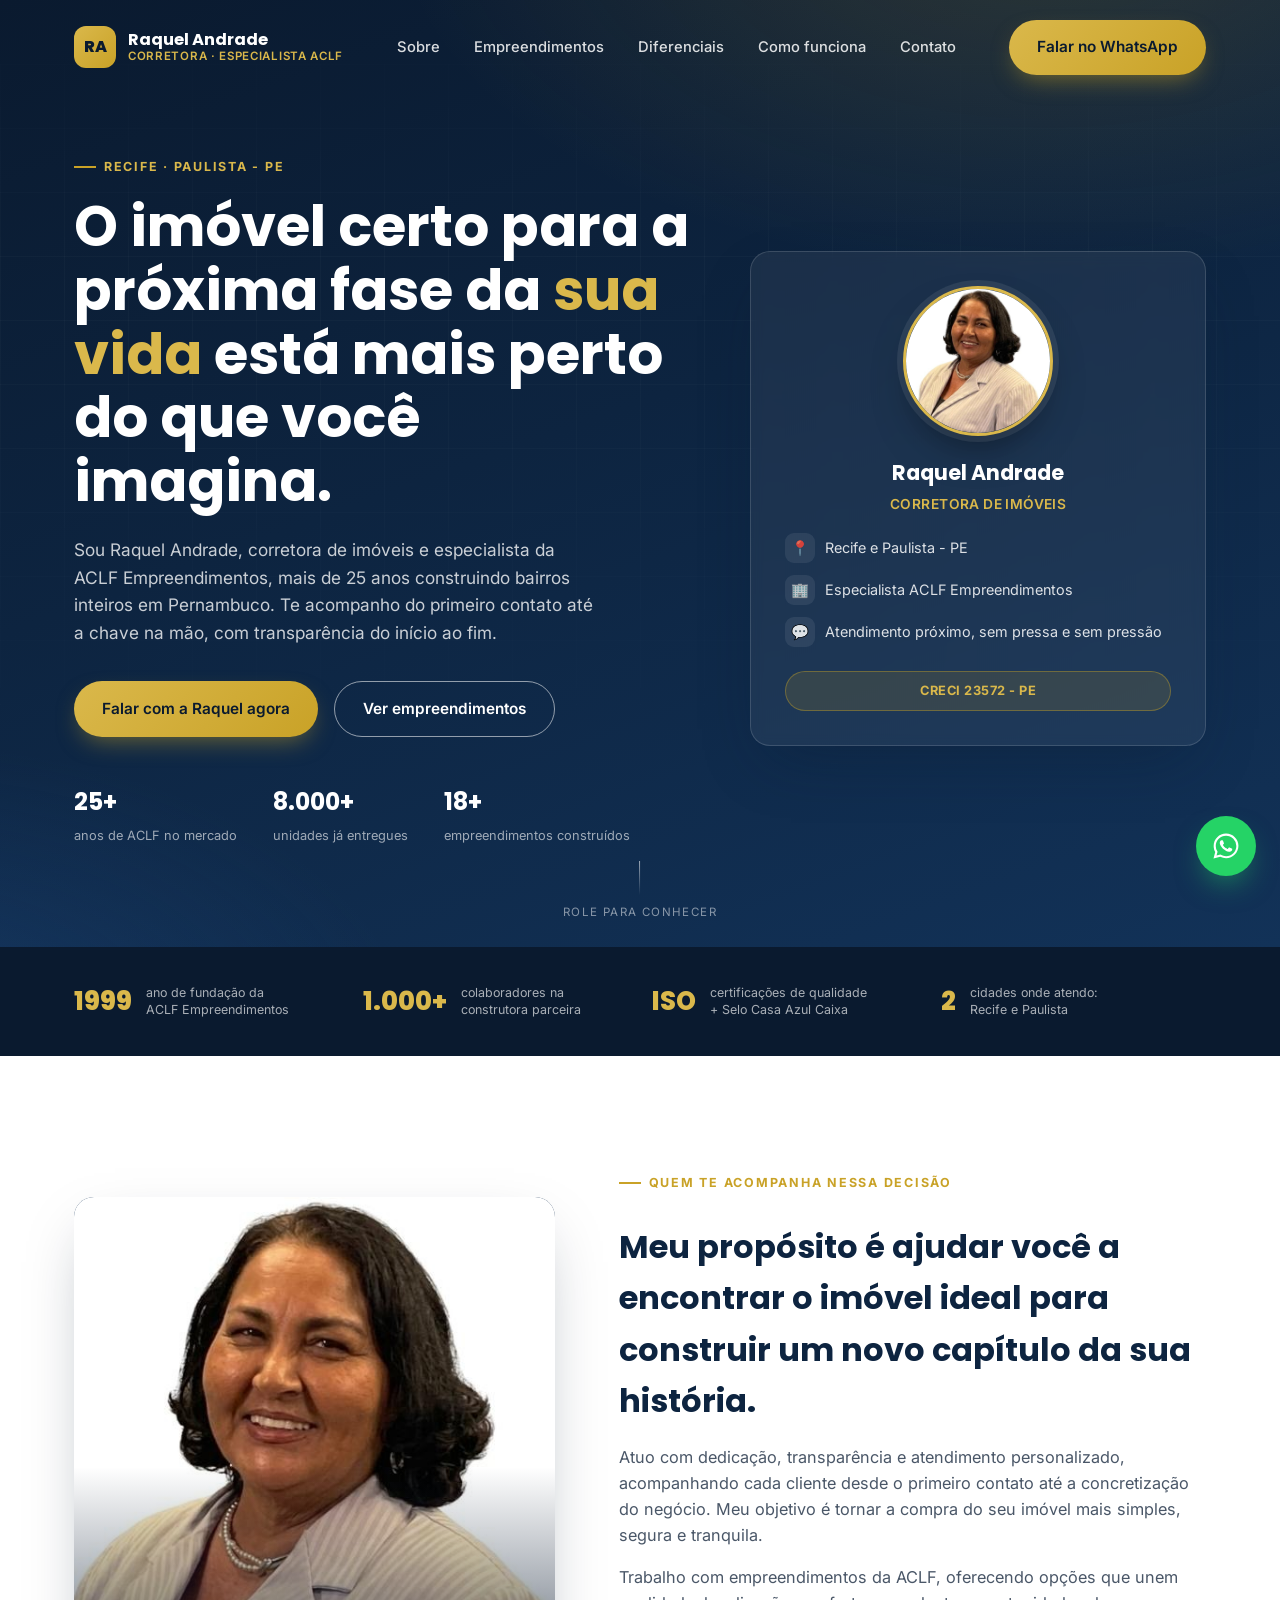
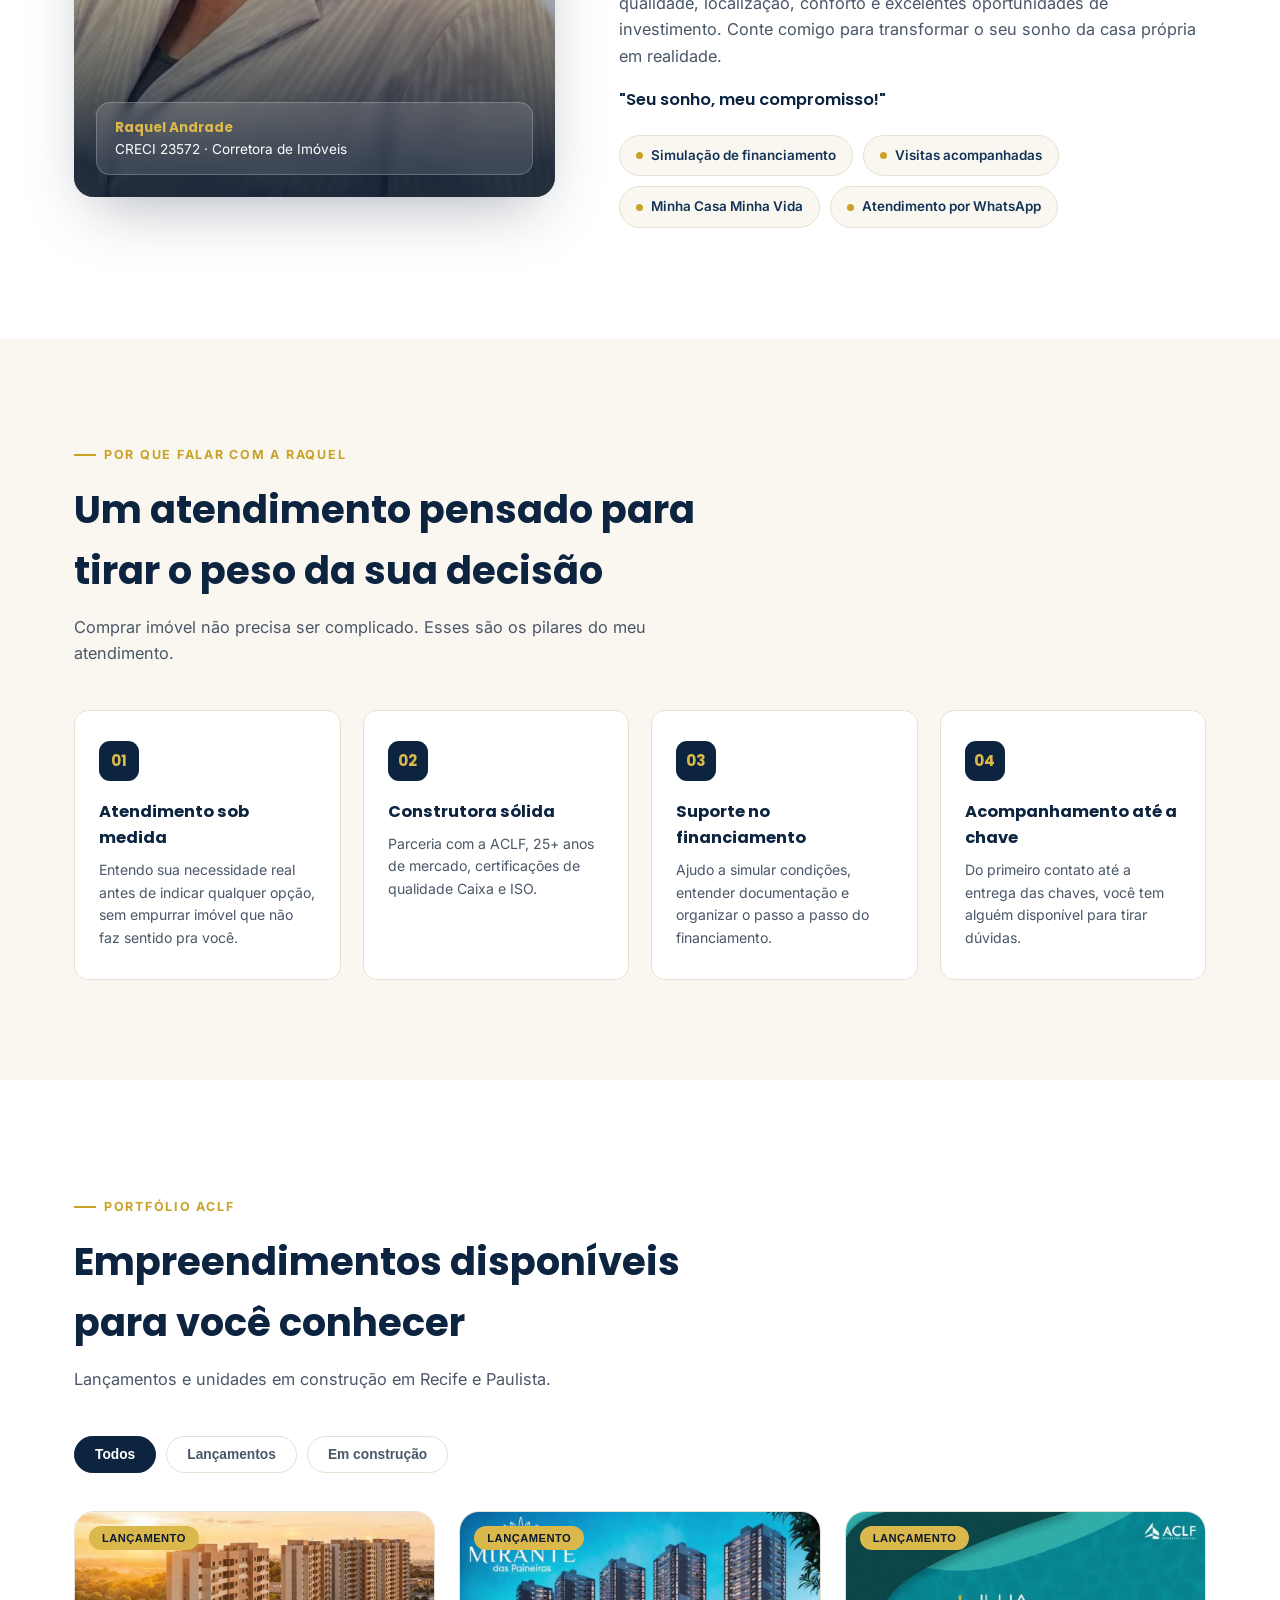
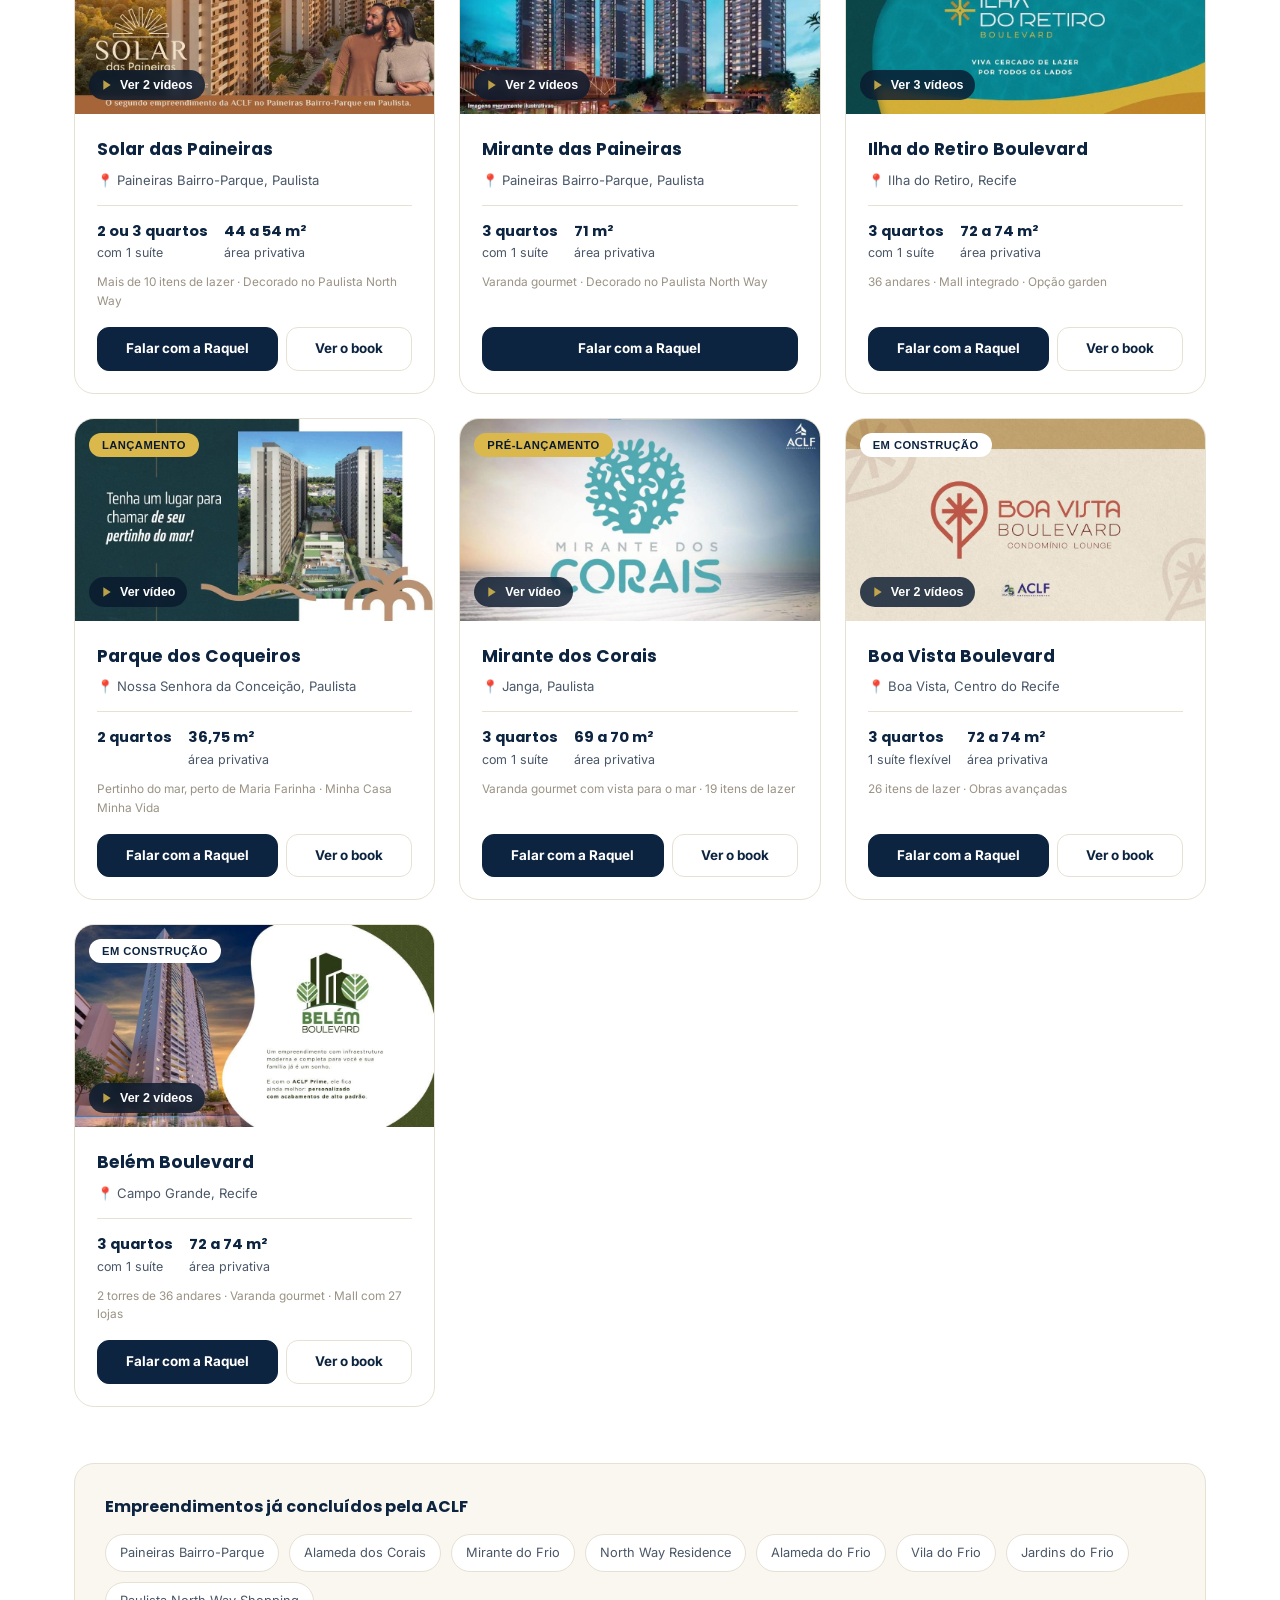
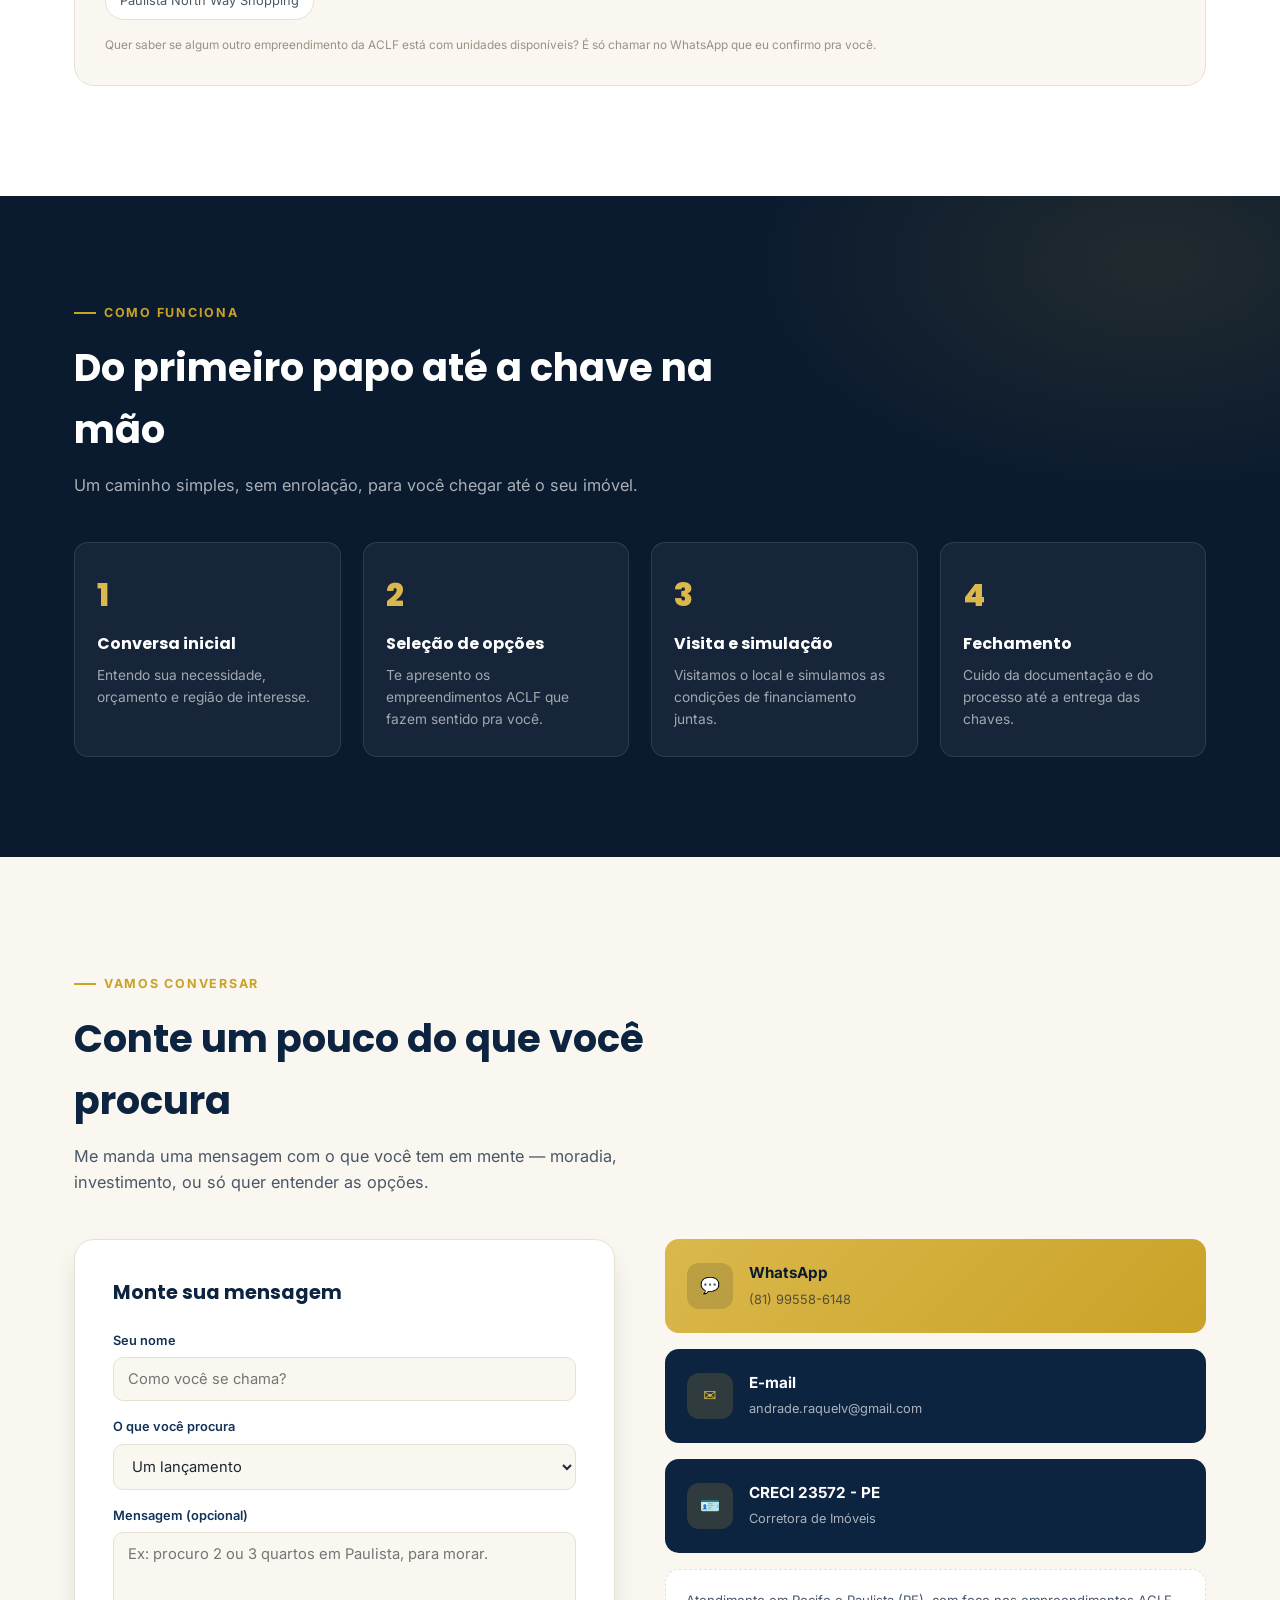
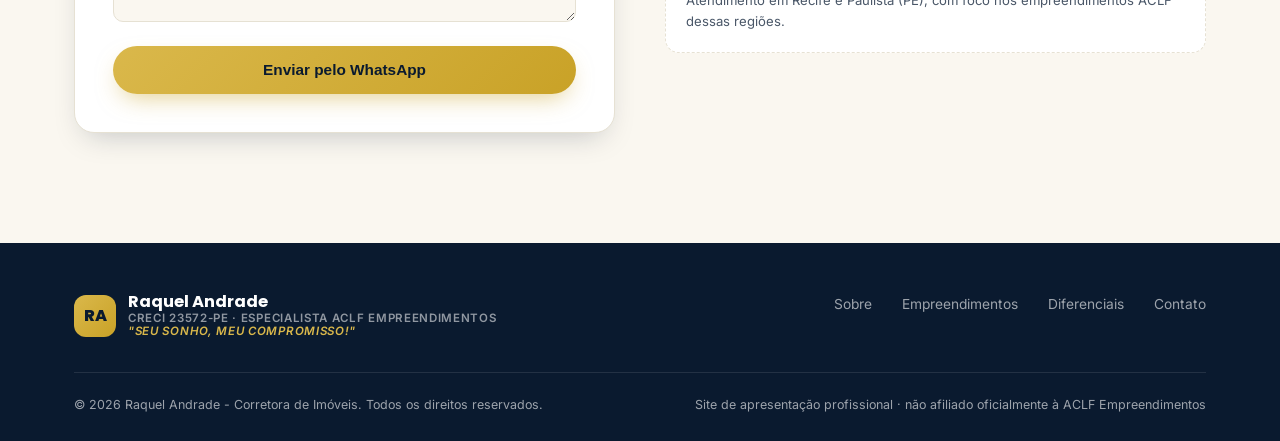
<file: index.html>
<!-- Lembrar de colocar as imagens quando chegarem -->
<!DOCTYPE html>
<html lang="pt-BR">
<head>
<meta charset="UTF-8">
<meta name="viewport" content="width=device-width, initial-scale=1.0">
<title>Raquel Andrade | Corretora de Imóveis - Especialista ACLF</title>
<meta name="description" content="Raquel Andrade, corretora de imóveis CRECI 23572, parceira ACLF Empreendimentos. Encontre seu imóvel em Recife e Paulista, PE.">
<link rel="preconnect" href="https://fonts.googleapis.com">
<link rel="preconnect" href="https://fonts.gstatic.com" crossorigin>
<link href="https://fonts.googleapis.com/css2?family=Poppins:wght@400;500;600;700;800&family=Inter:wght@400;500;600;700&display=swap" rel="stylesheet">
<link rel="stylesheet" href="styles.css">
</head>
<body>

<header id="siteHeader">
  <div class="container">
    <nav>
      <div class="brand">
        <div class="brand-mark">RA</div>
        <div class="brand-text">
          <strong>Raquel Andrade</strong>
          <span>Corretora · Especialista ACLF</span>
        </div>
      </div>
      <div class="nav-links">
        <a href="#sobre">Sobre</a>
        <a href="#empreendimentos">Empreendimentos</a>
        <a href="#diferenciais">Diferenciais</a>
        <a href="#processo">Como funciona</a>
        <a href="#contato">Contato</a>
      </div>
      <div class="nav-cta">
        <a class="btn btn-gold" id="navWhats" href="#" target="_blank" rel="noopener">Falar no WhatsApp</a>
        <button class="nav-toggle" id="navToggle" aria-label="Abrir menu">&#9776;</button>
      </div>
    </nav>
  </div>
</header>

<!-- HERO -->
<section class="hero" id="topo">
  <div class="container hero-grid">
    <div class="hero-copy">
      <span class="eyebrow">Recife · Paulista - PE</span>
      <h1>O imóvel certo para a próxima fase da <em>sua vida</em> está mais perto do que você imagina.</h1>
      <p>Sou Raquel Andrade, corretora de imóveis e especialista da ACLF Empreendimentos, mais de 25 anos construindo bairros inteiros em Pernambuco. Te acompanho do primeiro contato até a chave na mão, com transparência do início ao fim.</p>
      <div class="hero-actions">
        <a href="#" id="heroWhats" class="btn btn-gold" target="_blank" rel="noopener">
          Falar com a Raquel agora
        </a>
        <a href="#empreendimentos" class="btn btn-outline">Ver empreendimentos</a>
      </div>
      <div class="hero-stats">
        <div><strong>25+</strong><span>anos de ACLF no mercado</span></div>
        <div><strong>8.000+</strong><span>unidades já entregues</span></div>
        <div><strong>18+</strong><span>empreendimentos construídos</span></div>
      </div>
    </div>

    <div class="hero-card">
      <img class="avatar-photo" src="assets/Foto.jpeg" alt="Foto de Raquel Andrade">
      <h3>Raquel Andrade</h3>
      <p class="role">CORRETORA DE IMÓVEIS</p>
      <ul>
        <li><span class="ico">📍</span> Recife e Paulista - PE</li>
        <li><span class="ico">🏢</span> Especialista ACLF Empreendimentos</li>
        <li><span class="ico">💬</span> Atendimento próximo, sem pressa e sem pressão</li>
      </ul>
      <div class="creci-badge">CRECI 23572 - PE</div>
    </div>
  </div>
  <div class="scroll-cue"><span></span>role para conhecer</div>
</section>

<!-- TRUST -->
<div class="trust">
  <div class="container">
    <div class="trust-item"><div class="num">1999</div><div class="lbl">ano de fundação da<br>ACLF Empreendimentos</div></div>
    <div class="trust-item"><div class="num">1.000+</div><div class="lbl">colaboradores na<br>construtora parceira</div></div>
    <div class="trust-item"><div class="num">ISO</div><div class="lbl">certificações de qualidade<br>+ Selo Casa Azul Caixa</div></div>
    <div class="trust-item"><div class="num">2</div><div class="lbl">cidades onde atendo:<br>Recife e Paulista</div></div>
  </div>
</div>

<!-- SOBRE -->
<section class="about" id="sobre">
  <div class="container about-grid">
    <div class="about-photo">
      <img class="about-photo-img" src="assets/Foto.jpeg" alt="Foto de Raquel Andrade, corretora de imóveis">
      <div class="tag">
        <strong>Raquel Andrade</strong>
        CRECI 23572 · Corretora de Imóveis
      </div>
    </div>
    <div class="about-copy">
      <div class="section-tag eyebrow">Quem te acompanha nessa decisão</div>
      <h2 style="font-size:2rem;color:var(--navy-900);margin:14px 0 18px;">Meu propósito é ajudar você a encontrar o imóvel ideal para construir um novo capítulo da sua história.</h2>
      <p>Atuo com dedicação, transparência e atendimento personalizado, acompanhando cada cliente desde o primeiro contato até a concretização do negócio. Meu objetivo é tornar a compra do seu imóvel mais simples, segura e tranquila.</p>
      <p>Trabalho com empreendimentos da ACLF, oferecendo opções que unem qualidade, localização, conforto e excelentes oportunidades de investimento. Conte comigo para transformar o seu sonho da casa própria em realidade.</p>
      <p style="font-family:'Poppins',sans-serif;font-weight:600;color:var(--navy-900);font-size:1.02rem;margin-top:18px;">"Seu sonho, meu compromisso!"</p>
      <div class="pills">
        <div class="pill"><span class="dot"></span> Simulação de financiamento</div>
        <div class="pill"><span class="dot"></span> Visitas acompanhadas</div>
        <div class="pill"><span class="dot"></span> Minha Casa Minha Vida</div>
        <div class="pill"><span class="dot"></span> Atendimento por WhatsApp</div>
      </div>
    </div>
  </div>
</section>

<!-- DIFERENCIAIS -->
<section class="diff" id="diferenciais">
  <div class="container">
    <div class="section-head">
      <div class="section-tag eyebrow">Por que falar com a Raquel</div>
      <h2>Um atendimento pensado para tirar o peso da sua decisão</h2>
      <p>Comprar imóvel não precisa ser complicado. Esses são os pilares do meu atendimento.</p>
    </div>
    <div class="diff-grid">
      <div class="diff-card">
        <div class="num">01</div>
        <h4>Atendimento sob medida</h4>
        <p>Entendo sua necessidade real antes de indicar qualquer opção, sem empurrar imóvel que não faz sentido pra você.</p>
      </div>
      <div class="diff-card">
        <div class="num">02</div>
        <h4>Construtora sólida</h4>
        <p>Parceria com a ACLF, 25+ anos de mercado, certificações de qualidade Caixa e ISO.</p>
      </div>
      <div class="diff-card">
        <div class="num">03</div>
        <h4>Suporte no financiamento</h4>
        <p>Ajudo a simular condições, entender documentação e organizar o passo a passo do financiamento.</p>
      </div>
      <div class="diff-card">
        <div class="num">04</div>
        <h4>Acompanhamento até a chave</h4>
        <p>Do primeiro contato até a entrega das chaves, você tem alguém disponível para tirar dúvidas.</p>
      </div>
    </div>
  </div>
</section>

<!-- EMPREENDIMENTOS -->
<section class="projects" id="empreendimentos">
  <div class="container">
    <div class="section-head">
      <div class="section-tag eyebrow">Portfólio ACLF</div>
      <h2>Empreendimentos disponíveis para você conhecer</h2>
      <p>Lançamentos e unidades em construção em Recife e Paulista.</p>
    </div>

    <div class="filters" id="filters">
      <button class="filter-btn active" data-filter="all">Todos</button>
      <button class="filter-btn" data-filter="lancamento">Lançamentos</button>
      <button class="filter-btn" data-filter="construcao">Em construção</button>
    </div>

    <div class="proj-grid" id="projGrid">
      <article class="proj-card" data-status="lancamento">
        <button class="proj-media" type="button" data-titulo="Solar das Paineiras" data-videos="[{&quot;src&quot;: &quot;midia/solar-das-paineiras/video-1.mp4&quot;, &quot;poster&quot;: &quot;midia/solar-das-paineiras/video-1.jpg&quot;, &quot;vertical&quot;: true, &quot;dur&quot;: 50}, {&quot;src&quot;: &quot;midia/solar-das-paineiras/video-2.mp4&quot;, &quot;poster&quot;: &quot;midia/solar-das-paineiras/video-2.jpg&quot;, &quot;vertical&quot;: true, &quot;dur&quot;: 49}]" aria-label="Assistir aos vídeos do Solar das Paineiras">
          <img src="midia/solar-das-paineiras/capa.jpg" alt="Solar das Paineiras" loading="lazy" width="960" height="540">
          <span class="proj-status status-lancamento">Lançamento</span>
          <span class="proj-play"><svg viewBox="0 0 24 24" aria-hidden="true"><path d="M8 5v14l11-7z" fill="currentColor"/></svg>Ver 2 vídeos</span>
        </button>
        <div class="proj-body">
          <h4>Solar das Paineiras</h4>
          <div class="proj-loc">📍 Paineiras Bairro-Parque, Paulista</div>
          <div class="proj-specs"><div><strong>2 ou 3 quartos</strong>com 1 suíte</div><div><strong>44 a 54 m²</strong>área privativa</div></div>
          <div class="proj-note">Mais de 10 itens de lazer · Decorado no Paulista North Way</div>
          <div class="proj-actions">
            <a class="proj-btn proj-btn-whats" href="https://wa.me/5581995586148?text=Ol%C3%A1%2C%20Raquel%21%20Vi%20o%20Solar%20das%20Paineiras%20no%20seu%20site%20e%20quero%20saber%20mais%20sobre%20esse%20empreendimento." target="_blank" rel="noopener">Falar com a Raquel</a>
            <a class="proj-btn" href="midia/solar-das-paineiras/book.pdf" target="_blank" rel="noopener">Ver o book</a>
          </div>
        </div>
      </article>
      <article class="proj-card" data-status="lancamento">
        <button class="proj-media" type="button" data-titulo="Mirante das Paineiras" data-videos="[{&quot;src&quot;: &quot;midia/mirante-das-paineiras/video-1.mp4&quot;, &quot;poster&quot;: &quot;midia/mirante-das-paineiras/video-1.jpg&quot;, &quot;vertical&quot;: false, &quot;dur&quot;: 30}, {&quot;src&quot;: &quot;midia/mirante-das-paineiras/video-2.mp4&quot;, &quot;poster&quot;: &quot;midia/mirante-das-paineiras/video-2.jpg&quot;, &quot;vertical&quot;: false, &quot;dur&quot;: 54}]" aria-label="Assistir aos vídeos do Mirante das Paineiras">
          <img src="midia/mirante-das-paineiras/capa.jpg" alt="Mirante das Paineiras" loading="lazy" width="960" height="540">
          <span class="proj-status status-lancamento">Lançamento</span>
          <span class="proj-play"><svg viewBox="0 0 24 24" aria-hidden="true"><path d="M8 5v14l11-7z" fill="currentColor"/></svg>Ver 2 vídeos</span>
        </button>
        <div class="proj-body">
          <h4>Mirante das Paineiras</h4>
          <div class="proj-loc">📍 Paineiras Bairro-Parque, Paulista</div>
          <div class="proj-specs"><div><strong>3 quartos</strong>com 1 suíte</div><div><strong>71 m²</strong>área privativa</div></div>
          <div class="proj-note">Varanda gourmet · Decorado no Paulista North Way</div>
          <div class="proj-actions">
            <a class="proj-btn proj-btn-whats" href="https://wa.me/5581995586148?text=Ol%C3%A1%2C%20Raquel%21%20Vi%20o%20Mirante%20das%20Paineiras%20no%20seu%20site%20e%20quero%20saber%20mais%20sobre%20esse%20empreendimento." target="_blank" rel="noopener">Falar com a Raquel</a>
            
          </div>
        </div>
      </article>
      <article class="proj-card" data-status="lancamento">
        <button class="proj-media" type="button" data-titulo="Ilha do Retiro Boulevard" data-videos="[{&quot;src&quot;: &quot;midia/ilha-do-retiro/video-1.mp4&quot;, &quot;poster&quot;: &quot;midia/ilha-do-retiro/video-1.jpg&quot;, &quot;vertical&quot;: false, &quot;dur&quot;: 67}, {&quot;src&quot;: &quot;midia/ilha-do-retiro/video-2.mp4&quot;, &quot;poster&quot;: &quot;midia/ilha-do-retiro/video-2.jpg&quot;, &quot;vertical&quot;: false, &quot;dur&quot;: 24}, {&quot;src&quot;: &quot;midia/ilha-do-retiro/video-3.mp4&quot;, &quot;poster&quot;: &quot;midia/ilha-do-retiro/video-3.jpg&quot;, &quot;vertical&quot;: true, &quot;dur&quot;: 55}]" aria-label="Assistir aos vídeos do Ilha do Retiro Boulevard">
          <img src="midia/ilha-do-retiro/capa.jpg" alt="Ilha do Retiro Boulevard" loading="lazy" width="960" height="540">
          <span class="proj-status status-lancamento">Lançamento</span>
          <span class="proj-play"><svg viewBox="0 0 24 24" aria-hidden="true"><path d="M8 5v14l11-7z" fill="currentColor"/></svg>Ver 3 vídeos</span>
        </button>
        <div class="proj-body">
          <h4>Ilha do Retiro Boulevard</h4>
          <div class="proj-loc">📍 Ilha do Retiro, Recife</div>
          <div class="proj-specs"><div><strong>3 quartos</strong>com 1 suíte</div><div><strong>72 a 74 m²</strong>área privativa</div></div>
          <div class="proj-note">36 andares · Mall integrado · Opção garden</div>
          <div class="proj-actions">
            <a class="proj-btn proj-btn-whats" href="https://wa.me/5581995586148?text=Ol%C3%A1%2C%20Raquel%21%20Vi%20o%20Ilha%20do%20Retiro%20Boulevard%20no%20seu%20site%20e%20quero%20saber%20mais%20sobre%20esse%20empreendimento." target="_blank" rel="noopener">Falar com a Raquel</a>
            <a class="proj-btn" href="midia/ilha-do-retiro/book.pdf" target="_blank" rel="noopener">Ver o book</a>
          </div>
        </div>
      </article>
      <article class="proj-card" data-status="lancamento">
        <button class="proj-media" type="button" data-titulo="Parque dos Coqueiros" data-videos="[{&quot;src&quot;: &quot;midia/parque-dos-coqueiros/video-1.mp4&quot;, &quot;poster&quot;: &quot;midia/parque-dos-coqueiros/video-1.jpg&quot;, &quot;vertical&quot;: false, &quot;dur&quot;: 30}]" aria-label="Assistir ao vídeo do Parque dos Coqueiros">
          <img src="midia/parque-dos-coqueiros/capa.jpg" alt="Parque dos Coqueiros" loading="lazy" width="960" height="540">
          <span class="proj-status status-lancamento">Lançamento</span>
          <span class="proj-play"><svg viewBox="0 0 24 24" aria-hidden="true"><path d="M8 5v14l11-7z" fill="currentColor"/></svg>Ver vídeo</span>
        </button>
        <div class="proj-body">
          <h4>Parque dos Coqueiros</h4>
          <div class="proj-loc">📍 Nossa Senhora da Conceição, Paulista</div>
          <div class="proj-specs"><div><strong>2 quartos</strong></div><div><strong>36,75 m²</strong>área privativa</div></div>
          <div class="proj-note">Pertinho do mar, perto de Maria Farinha · Minha Casa Minha Vida</div>
          <div class="proj-actions">
            <a class="proj-btn proj-btn-whats" href="https://wa.me/5581995586148?text=Ol%C3%A1%2C%20Raquel%21%20Vi%20o%20Parque%20dos%20Coqueiros%20no%20seu%20site%20e%20quero%20saber%20mais%20sobre%20esse%20empreendimento." target="_blank" rel="noopener">Falar com a Raquel</a>
            <a class="proj-btn" href="midia/parque-dos-coqueiros/book.pdf" target="_blank" rel="noopener">Ver o book</a>
          </div>
        </div>
      </article>
      <article class="proj-card" data-status="lancamento">
        <button class="proj-media" type="button" data-titulo="Mirante dos Corais" data-videos="[{&quot;src&quot;: &quot;midia/mirante-dos-corais/video-1.mp4&quot;, &quot;poster&quot;: &quot;midia/mirante-dos-corais/video-1.jpg&quot;, &quot;vertical&quot;: true, &quot;dur&quot;: 42}]" aria-label="Assistir ao vídeo do Mirante dos Corais">
          <img src="midia/mirante-dos-corais/capa.jpg" alt="Mirante dos Corais" loading="lazy" width="960" height="540">
          <span class="proj-status status-lancamento">Pré-lançamento</span>
          <span class="proj-play"><svg viewBox="0 0 24 24" aria-hidden="true"><path d="M8 5v14l11-7z" fill="currentColor"/></svg>Ver vídeo</span>
        </button>
        <div class="proj-body">
          <h4>Mirante dos Corais</h4>
          <div class="proj-loc">📍 Janga, Paulista</div>
          <div class="proj-specs"><div><strong>3 quartos</strong>com 1 suíte</div><div><strong>69 a 70 m²</strong>área privativa</div></div>
          <div class="proj-note">Varanda gourmet com vista para o mar · 19 itens de lazer</div>
          <div class="proj-actions">
            <a class="proj-btn proj-btn-whats" href="https://wa.me/5581995586148?text=Ol%C3%A1%2C%20Raquel%21%20Vi%20o%20Mirante%20dos%20Corais%20no%20seu%20site%20e%20quero%20saber%20mais%20sobre%20esse%20empreendimento." target="_blank" rel="noopener">Falar com a Raquel</a>
            <a class="proj-btn" href="midia/mirante-dos-corais/book.pdf" target="_blank" rel="noopener">Ver o book</a>
          </div>
        </div>
      </article>
      <article class="proj-card" data-status="construcao">
        <button class="proj-media" type="button" data-titulo="Boa Vista Boulevard" data-videos="[{&quot;src&quot;: &quot;midia/boa-vista/video-1.mp4&quot;, &quot;poster&quot;: &quot;midia/boa-vista/video-1.jpg&quot;, &quot;vertical&quot;: true, &quot;dur&quot;: 42}, {&quot;src&quot;: &quot;midia/boa-vista/video-2.mp4&quot;, &quot;poster&quot;: &quot;midia/boa-vista/video-2.jpg&quot;, &quot;vertical&quot;: true, &quot;dur&quot;: 39}]" aria-label="Assistir aos vídeos do Boa Vista Boulevard">
          <img src="midia/boa-vista/capa.jpg" alt="Boa Vista Boulevard" loading="lazy" width="960" height="540">
          <span class="proj-status status-construcao">Em construção</span>
          <span class="proj-play"><svg viewBox="0 0 24 24" aria-hidden="true"><path d="M8 5v14l11-7z" fill="currentColor"/></svg>Ver 2 vídeos</span>
        </button>
        <div class="proj-body">
          <h4>Boa Vista Boulevard</h4>
          <div class="proj-loc">📍 Boa Vista, Centro do Recife</div>
          <div class="proj-specs"><div><strong>3 quartos</strong>1 suíte flexível</div><div><strong>72 a 74 m²</strong>área privativa</div></div>
          <div class="proj-note">26 itens de lazer · Obras avançadas</div>
          <div class="proj-actions">
            <a class="proj-btn proj-btn-whats" href="https://wa.me/5581995586148?text=Ol%C3%A1%2C%20Raquel%21%20Vi%20o%20Boa%20Vista%20Boulevard%20no%20seu%20site%20e%20quero%20saber%20mais%20sobre%20esse%20empreendimento." target="_blank" rel="noopener">Falar com a Raquel</a>
            <a class="proj-btn" href="midia/boa-vista/book.pdf" target="_blank" rel="noopener">Ver o book</a>
          </div>
        </div>
      </article>
      <article class="proj-card" data-status="construcao">
        <button class="proj-media" type="button" data-titulo="Belém Boulevard" data-videos="[{&quot;src&quot;: &quot;midia/belem/video-1.mp4&quot;, &quot;poster&quot;: &quot;midia/belem/video-1.jpg&quot;, &quot;vertical&quot;: true, &quot;dur&quot;: 27}, {&quot;src&quot;: &quot;midia/belem/video-2.mp4&quot;, &quot;poster&quot;: &quot;midia/belem/video-2.jpg&quot;, &quot;vertical&quot;: true, &quot;dur&quot;: 30}]" aria-label="Assistir aos vídeos do Belém Boulevard">
          <img src="midia/belem/capa.jpg" alt="Belém Boulevard" loading="lazy" width="960" height="540">
          <span class="proj-status status-construcao">Em construção</span>
          <span class="proj-play"><svg viewBox="0 0 24 24" aria-hidden="true"><path d="M8 5v14l11-7z" fill="currentColor"/></svg>Ver 2 vídeos</span>
        </button>
        <div class="proj-body">
          <h4>Belém Boulevard</h4>
          <div class="proj-loc">📍 Campo Grande, Recife</div>
          <div class="proj-specs"><div><strong>3 quartos</strong>com 1 suíte</div><div><strong>72 a 74 m²</strong>área privativa</div></div>
          <div class="proj-note">2 torres de 36 andares · Varanda gourmet · Mall com 27 lojas</div>
          <div class="proj-actions">
            <a class="proj-btn proj-btn-whats" href="https://wa.me/5581995586148?text=Ol%C3%A1%2C%20Raquel%21%20Vi%20o%20Bel%C3%A9m%20Boulevard%20no%20seu%20site%20e%20quero%20saber%20mais%20sobre%20esse%20empreendimento." target="_blank" rel="noopener">Falar com a Raquel</a>
            <a class="proj-btn" href="midia/belem/book.pdf" target="_blank" rel="noopener">Ver o book</a>
          </div>
        </div>
      </article>
      
    </div>

    <div class="portfolio-strip">
      <h4>Empreendimentos já concluídos pela ACLF</h4>
      <div class="portfolio-tags">
        <span>Paineiras Bairro-Parque</span>
        <span>Alameda dos Corais</span>
        <span>Mirante do Frio</span>
        <span>North Way Residence</span>
        <span>Alameda do Frio</span>
        <span>Vila do Frio</span>
        <span>Jardins do Frio</span>
        <span>Paulista North Way Shopping</span>
      </div>
      <p class="proj-note" style="margin-top:16px;">Quer saber se algum outro empreendimento da ACLF está com unidades disponíveis? É só chamar no WhatsApp que eu confirmo pra você.</p>
    </div>
  </div>
</section>

<!-- PROCESSO -->
<section class="process" id="processo">
  <div class="container">
    <div class="section-head">
      <div class="section-tag eyebrow">Como funciona</div>
      <h2>Do primeiro papo até a chave na mão</h2>
      <p>Um caminho simples, sem enrolação, para você chegar até o seu imóvel.</p>
    </div>
    <div class="steps">
      <div class="step">
        <div class="num">1</div>
        <h4>Conversa inicial</h4>
        <p>Entendo sua necessidade, orçamento e região de interesse.</p>
      </div>
      <div class="step">
        <div class="num">2</div>
        <h4>Seleção de opções</h4>
        <p>Te apresento os empreendimentos ACLF que fazem sentido pra você.</p>
      </div>
      <div class="step">
        <div class="num">3</div>
        <h4>Visita e simulação</h4>
        <p>Visitamos o local e simulamos as condições de financiamento juntas.</p>
      </div>
      <div class="step">
        <div class="num">4</div>
        <h4>Fechamento</h4>
        <p>Cuido da documentação e do processo até a entrega das chaves.</p>
      </div>
    </div>
  </div>
</section>

<!-- CONTATO -->
<section class="contact" id="contato">
  <div class="container">
    <div class="section-head">
      <div class="section-tag eyebrow">Vamos conversar</div>
      <h2>Conte um pouco do que você procura</h2>
      <p>Me manda uma mensagem com o que você tem em mente — moradia, investimento, ou só quer entender as opções.</p>
    </div>
    <div class="contact-grid">
      <div class="contact-card">
        <h3>Monte sua mensagem</h3>
        <form id="contactForm">
          <div class="field">
            <label for="fname">Seu nome</label>
            <input type="text" id="fname" placeholder="Como você se chama?">
          </div>
          <div class="field">
            <label for="finterest">O que você procura</label>
            <select id="finterest">
              <option value="Lançamento">Um lançamento</option>
              <option value="Imóvel em construção">Imóvel em construção</option>
              <option value="Imóvel pronto para morar">Imóvel pronto para morar</option>
              <option value="Ainda não sei, quero conversar">Ainda não sei, quero conversar</option>
            </select>
          </div>
          <div class="field">
            <label for="fmsg">Mensagem (opcional)</label>
            <textarea id="fmsg" placeholder="Ex: procuro 2 ou 3 quartos em Paulista, para morar."></textarea>
          </div>
          <button type="submit" class="btn btn-gold btn-block">Enviar pelo WhatsApp</button>
        </form>
      </div>

      <div class="contact-direct">
        <a class="direct-card gold" id="waCard" href="#" target="_blank" rel="noopener">
          <div class="ico">💬</div>
          <div><strong>WhatsApp</strong><span>(81) 99558-6148</span></div>
        </a>
        <a class="direct-card" id="mailCard" href="mailto:andrade.raquelv@gmail.com">
          <div class="ico">✉️</div>
          <div><strong>E-mail</strong><span>andrade.raquelv@gmail.com</span></div>
        </a>
        <div class="direct-card">
          <div class="ico">🪪</div>
          <div><strong>CRECI 23572 - PE</strong><span>Corretora de Imóveis</span></div>
        </div>
        <div class="map-note">
          Atendimento em Recife e Paulista (PE), com foco nos empreendimentos ACLF dessas regiões.
        </div>
      </div>
    </div>
  </div>
</section>

<footer>
  <div class="container">
    <div class="footer-top">
      <div class="footer-brand">
        <div class="brand-mark">RA</div>
        <div class="brand-text">
          <strong style="color:#fff;">Raquel Andrade</strong>
          <span style="color:rgba(255,255,255,.55);">CRECI 23572-PE · Especialista ACLF Empreendimentos</span>
          <span style="color:var(--gold-400);font-style:italic;">"Seu sonho, meu compromisso!"</span>
        </div>
      </div>
      <div class="footer-links">
        <a href="#sobre">Sobre</a>
        <a href="#empreendimentos">Empreendimentos</a>
        <a href="#diferenciais">Diferenciais</a>
        <a href="#contato">Contato</a>
      </div>
    </div>
    <div class="footer-bottom">
      <span>&copy; <span id="year"></span> Raquel Andrade - Corretora de Imóveis. Todos os direitos reservados.</span>
      <span>Site de apresentação profissional · não afiliado oficialmente à ACLF Empreendimentos</span>
    </div>
  </div>
</footer>

<a class="wa-float" id="waFloat" href="#" target="_blank" rel="noopener" aria-label="Falar no WhatsApp">
  <svg width="30" height="30" viewBox="0 0 24 24" fill="#fff"><path d="M12.04 2C6.58 2 2.13 6.45 2.13 11.91c0 1.75.46 3.39 1.26 4.81L2 22l5.4-1.42a9.9 9.9 0 0 0 4.64 1.18h.01c5.46 0 9.91-4.45 9.91-9.91C21.96 6.45 17.5 2 12.04 2Zm0 18.11h-.01a8.2 8.2 0 0 1-4.18-1.15l-.3-.18-3.12.82.83-3.04-.2-.31a8.16 8.16 0 0 1-1.26-4.34c0-4.52 3.68-8.2 8.24-8.2 2.2 0 4.27.86 5.82 2.42a8.14 8.14 0 0 1 2.41 5.79c0 4.52-3.68 8.2-8.23 8.2Zm4.5-6.14c-.25-.12-1.46-.72-1.68-.8-.23-.08-.39-.12-.56.12-.16.25-.64.8-.78.96-.15.16-.29.18-.54.06-.25-.12-1.04-.38-1.98-1.22-.73-.65-1.23-1.46-1.37-1.7-.15-.25-.02-.38.11-.5.11-.11.25-.29.37-.43.12-.15.16-.25.24-.41.08-.16.04-.31-.02-.43-.06-.12-.56-1.35-.77-1.85-.2-.48-.41-.42-.56-.43-.14-.01-.31-.01-.47-.01a.9.9 0 0 0-.65.31c-.23.25-.86.84-.86 2.05 0 1.2.88 2.37 1 2.53.12.16 1.73 2.64 4.2 3.7.59.25 1.05.4 1.4.52.59.19 1.13.16 1.55.1.47-.07 1.46-.6 1.67-1.17.2-.58.2-1.07.14-1.17-.06-.1-.22-.16-.47-.28Z"/></svg>
</a>


<!-- Vídeos dos empreendimentos -->
<dialog class="video-modal" id="videoModal" aria-labelledby="videoTitulo">
  <div class="video-topo">
    <h3 id="videoTitulo"></h3>
    <button class="video-fechar" type="button" id="videoFechar" aria-label="Fechar">×</button>
  </div>
  <video id="videoPlayer" controls playsinline preload="metadata"></video>
  <div class="video-lista" id="videoLista"></div>
  <a class="btn btn-gold video-cta" id="videoWhats" href="#" target="_blank" rel="noopener">Gostei, quero falar com a Raquel</a>
</dialog>
<script>
  // Header rolamento
  const header = document.getElementById('siteHeader');
  window.addEventListener('scroll', () => {
    header.classList.toggle('scrolled', window.scrollY > 40);
  });

  // Número do Whats com Link
  const WA_NUMBER = "5581995586148";
  function waLink(message){
    return `https://wa.me/${WA_NUMBER}?text=${encodeURIComponent(message)}`;
  }
  const defaultMsg = "Olá, Raquel! Vi seu site e gostaria de saber mais sobre os imóveis da ACLF.";
  document.getElementById('navWhats').href = waLink(defaultMsg);
  document.getElementById('heroWhats').href = waLink(defaultMsg);
  document.getElementById('waCard').href = waLink(defaultMsg);
  document.getElementById('waFloat').href = waLink(defaultMsg);

  // Form do Whats
  document.getElementById('contactForm').addEventListener('submit', function(e){
    e.preventDefault();
    const name = document.getElementById('fname').value.trim();
    const interest = document.getElementById('finterest').value;
    const msg = document.getElementById('fmsg').value.trim();
    let text = `Olá, Raquel! Meu nome é ${name || '(não informado)'}.\nEstou procurando: ${interest}.`;
    if(msg){ text += `\nMensagem: ${msg}`; }
    window.open(waLink(text), '_blank', 'noopener');
  });

  // Mobile nav 
  const navToggle = document.getElementById('navToggle');
  const navLinks = document.querySelector('.nav-links');
  navToggle.addEventListener('click', () => {
    const open = navLinks.style.display === 'flex';
    navLinks.style.display = open ? 'none' : 'flex';
    navLinks.style.cssText += open ? '' : 'position:absolute;top:70px;left:0;right:0;background:rgba(10,26,47,.98);flex-direction:column;padding:20px 24px;gap:18px;';
  });

  document.getElementById('year').textContent = new Date().getFullYear();

  // Filtros do projetos
  const projectCards = document.querySelectorAll('#projGrid .proj-card');
  function applyFilter(filter){
    projectCards.forEach(card => {
      const match = filter === 'all' || card.dataset.status === filter;
      card.style.display = match ? '' : 'none';
    });
  }

  document.querySelectorAll('.filter-btn').forEach(btn => {
    btn.addEventListener('click', () => {
      document.querySelectorAll('.filter-btn').forEach(b => b.classList.remove('active'));
      btn.classList.add('active');
      applyFilter(btn.dataset.filter);
    });
  });
</script>

<script>
  // Vídeos: abre o player ao tocar na foto do empreendimento
  (function(){
    const modal = document.getElementById('videoModal');
    const player = document.getElementById('videoPlayer');
    const lista = document.getElementById('videoLista');
    const titulo = document.getElementById('videoTitulo');
    const whats = document.getElementById('videoWhats');

    function tocar(v){
      player.src = v.src; player.poster = v.poster;
      player.classList.toggle('vertical', v.vertical);
      lista.querySelectorAll('button').forEach(b => b.classList.toggle('on', b.dataset.src === v.src));
      player.play().catch(() => {});
    }
    document.querySelectorAll('.proj-media[data-videos]').forEach(btn => {
      btn.addEventListener('click', () => {
        const videos = JSON.parse(btn.dataset.videos);
        titulo.textContent = btn.dataset.titulo;
        whats.href = btn.closest('.proj-card').querySelector('.proj-btn-whats').href;
        lista.innerHTML = videos.length > 1 ? videos.map((v, i) =>
          `<button type="button" data-src="${v.src}"><img src="${v.poster}" alt="">Vídeo ${i + 1}</button>`).join('') : '';
        lista.querySelectorAll('button').forEach((b, i) => b.addEventListener('click', () => tocar(videos[i])));
        modal.showModal();
        tocar(videos[0]);
      });
    });
    function fechar(){ player.pause(); player.removeAttribute('src'); player.load(); modal.close(); }
    document.getElementById('videoFechar').addEventListener('click', fechar);
    modal.addEventListener('click', e => { if(e.target === modal) fechar(); });
    modal.addEventListener('cancel', e => { e.preventDefault(); fechar(); });
  })();
</script>
</body>
</html>
</file>
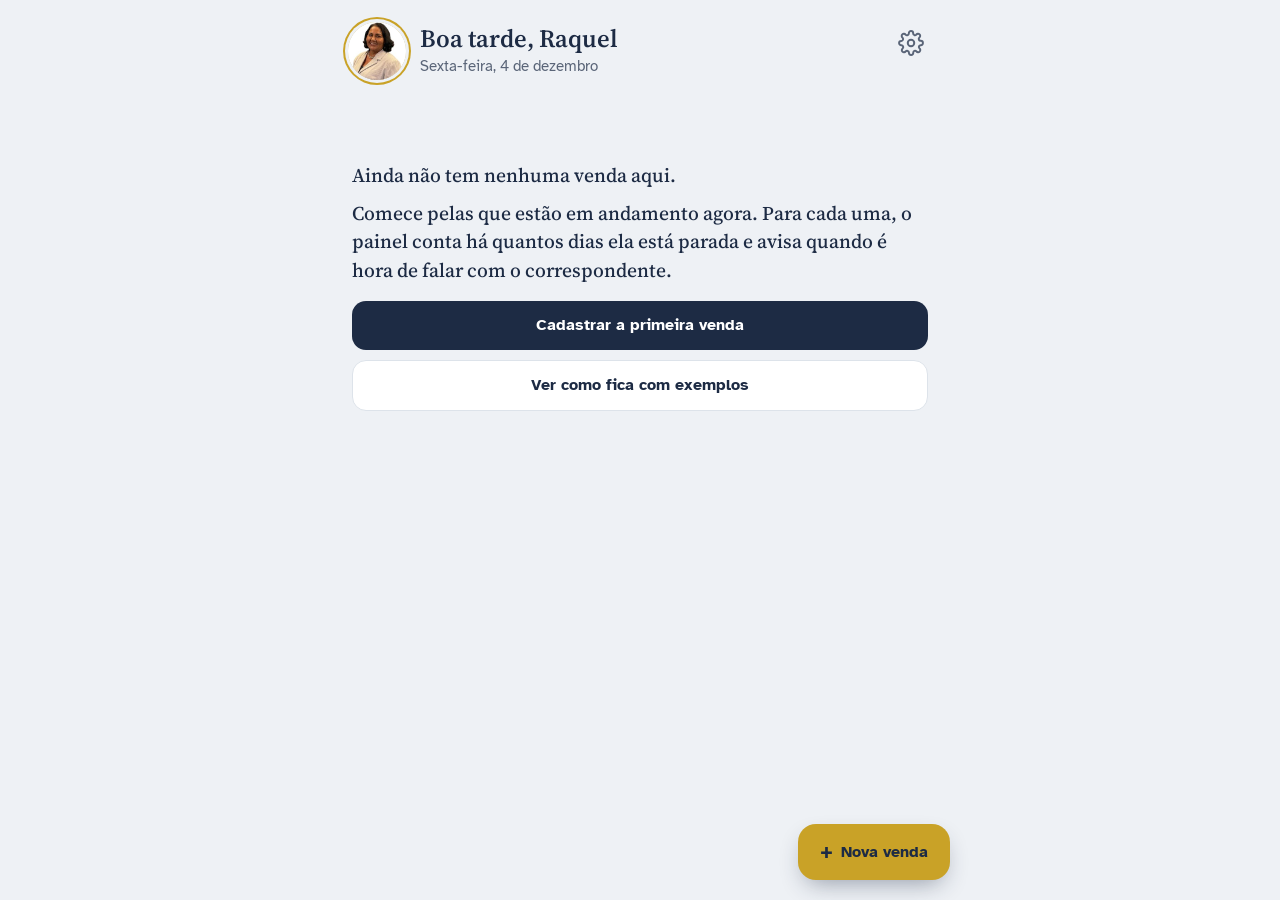
<file: apps-script/Index.html>
<!DOCTYPE html>
<html lang="pt-BR">
<head>
<meta charset="UTF-8">
<meta name="viewport" content="width=device-width, initial-scale=1, viewport-fit=cover">
<meta name="theme-color" content="#EEF1F5">
<meta name="robots" content="noindex, nofollow">
<meta name="mobile-web-app-capable" content="yes">
<meta name="apple-mobile-web-app-capable" content="yes">
<meta name="apple-mobile-web-app-title" content="Minhas vendas">
<title>Minhas vendas</title>
<link rel="preconnect" href="https://fonts.googleapis.com">
<link rel="preconnect" href="https://fonts.gstatic.com" crossorigin>
<link href="https://fonts.googleapis.com/css2?family=Atkinson+Hyperlegible:wght@400;700&family=Source+Serif+4:opsz,wght@8..60,500;8..60,600&display=swap" rel="stylesheet">
<style>
/* ---------------------------------------------------------------
   Cores e letras
   - Atkinson Hyperlegible: feita para ser fácil de ler, inclusive
     em tela pequena e com letra grande.
   - Source Serif: só nos nomes de pessoas e na saudação, para dar
     um tom de bilhete/agenda.
   --------------------------------------------------------------- */
:root{
  --tinta:#1D2B44;        /* texto principal (o azul do site dela) */
  --tinta-suave:#5A6578;
  --papel:#EEF1F5;        /* fundo */
  --folha:#FFFFFF;
  --linha:#DDE3EA;
  --ouro:#C9A227;         /* o dourado do site, só em destaques */
  --ouro-claro:#F7EDC8;
  --whats:#1F8F4E;
  --verde:#2F855A;
  --ambar:#9A6512;
  --vermelho:#B83227;
  --serif:'Source Serif 4', Georgia, serif;
  --sans:'Atkinson Hyperlegible', system-ui, -apple-system, 'Segoe UI', Roboto, sans-serif;
}
*{box-sizing:border-box;-webkit-tap-highlight-color:transparent}
html,body{margin:0}
body{font-family:var(--sans);background:var(--papel);color:var(--tinta);font-size:17px;line-height:1.5;padding-bottom:calc(110px + env(safe-area-inset-bottom))}
button,input,select,textarea{font:inherit;color:inherit}
button{cursor:pointer}
:focus-visible{outline:3px solid var(--ouro);outline-offset:2px;border-radius:6px}
.wrap{max-width:620px;margin:0 auto;padding:0 18px}
p{margin:0}

/* Cabeçalho: foto + saudação */
.cabeca{display:flex;align-items:center;gap:14px;padding:calc(22px + env(safe-area-inset-top)) 0 4px}
.foto{width:58px;height:58px;border-radius:50%;object-fit:cover;box-shadow:0 0 0 3px var(--papel),0 0 0 5px var(--ouro);flex-shrink:0}
.saudacao{font-family:var(--serif);font-weight:600;font-size:1.55rem;line-height:1.15}
.data{color:var(--tinta-suave);font-size:.95rem;margin-top:2px}
.engrenagem{margin-left:auto;align-self:flex-start;background:none;border:0;padding:8px;color:var(--tinta-suave);border-radius:12px}
.engrenagem svg{display:block;width:26px;height:26px}
.sync{font-size:.82rem;color:var(--tinta-suave);margin:6px 0 0 72px;min-height:1.2em}
.sync.erro{color:var(--vermelho);font-weight:700}

/* A nota do dia: escrita como um bilhete, sem caixa */
.nota{margin:22px 0 8px}
.nota p{font-family:var(--serif);font-size:1.22rem;line-height:1.45;font-weight:500}
.nota p + p{margin-top:10px}
.nota .acoes{display:flex;flex-direction:column;gap:10px;margin-top:16px}

/* Aviso discreto (backup, correspondente) */
.lembrete{display:flex;gap:12px;align-items:center;justify-content:space-between;background:var(--ouro-claro);border-radius:14px;padding:12px 14px;margin:14px 0 0;font-size:.95rem}

/* Filtros */
.filtros{display:flex;gap:22px;margin:26px 0 0;border-bottom:2px solid var(--linha);overflow-x:auto;scrollbar-width:none}
.filtros::-webkit-scrollbar{display:none}
.filtro{background:none;border:0;padding:10px 0;margin-bottom:-2px;border-bottom:3px solid transparent;color:var(--tinta-suave);font-weight:700;white-space:nowrap;font-size:.98rem}
.filtro.on{color:var(--tinta);border-bottom-color:var(--ouro)}
.filtro span{font-weight:400;margin-left:3px}
.busca{width:100%;border:1px solid var(--linha);background:var(--folha);border-radius:12px;padding:12px 14px;margin-top:14px}

/* Lista: uma folha só, como página de agenda */
.folha{background:var(--folha);border-radius:20px;margin-top:14px;overflow:hidden}
.venda{display:flex;gap:14px;align-items:flex-start;width:100%;text-align:left;background:none;border:0;padding:16px;border-top:1px solid var(--linha)}
.folha .venda:first-child{border-top:0}
.contador{width:54px;height:54px;border-radius:50%;flex-shrink:0;display:flex;flex-direction:column;align-items:center;justify-content:center;border:2.5px solid currentColor;line-height:1}
.contador b{font-size:1.25rem}
.contador small{font-size:.68rem;margin-top:2px}
.c-verde{color:var(--verde)} .c-ambar{color:var(--ambar)} .c-vermelho{color:var(--vermelho)} .c-fim{color:var(--tinta)} .c-off{color:#98A1AE}
.c-vermelho{background:#FBEDEB} .c-ambar{background:#FBF3E4}
.venda .corpo{flex:1;min-width:0}
.nome{display:block;font-family:var(--serif);font-weight:600;font-size:1.15rem;line-height:1.25}
.situacao{display:block;color:var(--tinta);margin-top:2px}
.extra{display:block;color:var(--tinta-suave);font-size:.92rem;margin-top:3px}
.extra.cobrar{color:var(--vermelho);font-weight:700}

.vazio{padding:34px 4px 10px}
.vazio .nota p{font-size:1.18rem}

/* Botões */
.btn{border:0;border-radius:14px;padding:14px 16px;font-weight:700;font-size:1rem;display:flex;align-items:center;justify-content:center;gap:10px;width:100%;text-decoration:none;text-align:center;line-height:1.3}
.btn svg{width:20px;height:20px;flex-shrink:0}
.btn.principal{background:var(--tinta);color:#fff}
.btn.whats{background:var(--whats);color:#fff}
.btn.claro{background:var(--folha);border:1.5px solid var(--linha);color:var(--tinta)}
.btn.perigo{background:none;border:1.5px solid #EBC8C3;color:var(--vermelho)}
.btn.pequeno{width:auto;padding:9px 14px;font-size:.92rem;border-radius:11px;flex-shrink:0}
.nova{position:fixed;right:18px;bottom:calc(20px + env(safe-area-inset-bottom));z-index:20;background:var(--ouro);color:var(--tinta);border:0;border-radius:18px;padding:16px 22px;font-weight:700;font-size:1.02rem;box-shadow:0 10px 24px -8px rgba(29,43,68,.45);display:flex;align-items:center;gap:8px}
.nova[hidden]{display:none}
@media (min-width:700px){ .nova{right:calc(50% - 310px)} }

/* Folha que sobe (detalhes, formulário, configurações) */
.overlay{position:fixed;inset:0;background:rgba(29,43,68,.45);z-index:50;display:flex;align-items:flex-end;justify-content:center}
.overlay[hidden]{display:none}
.painel{background:var(--papel);width:100%;max-width:620px;max-height:94vh;overflow-y:auto;border-radius:24px 24px 0 0;padding-bottom:calc(28px + env(safe-area-inset-bottom));animation:sobe .2s ease-out;overscroll-behavior:contain}
@keyframes sobe{from{transform:translateY(30px);opacity:.5}to{transform:none;opacity:1}}
@media (prefers-reduced-motion:reduce){ .painel{animation:none} }
@media (min-width:700px){ .overlay{align-items:center} .painel{border-radius:24px;max-height:88vh} }
.painel-topo{position:sticky;top:0;z-index:2;background:var(--papel);padding:18px 18px 12px;display:flex;gap:12px;align-items:flex-start}
.painel-topo h2{font-family:var(--serif);font-weight:600;font-size:1.45rem;line-height:1.2;margin:0}
.painel-topo .sub{color:var(--tinta-suave);margin-top:3px}
.fechar{margin-left:auto;background:var(--folha);border:0;width:44px;height:44px;border-radius:50%;font-size:1.4rem;line-height:1;flex-shrink:0;color:var(--tinta)}
.painel-corpo{padding:0 18px;display:flex;flex-direction:column;gap:14px}
.bloco{background:var(--folha);border-radius:18px;padding:16px}
.bloco h3{font-size:1rem;margin:0 0 10px;display:flex;justify-content:space-between;align-items:baseline;gap:8px}
.bloco h3 small{font-weight:400;color:var(--tinta-suave);font-size:.92rem}
.pilha{display:flex;flex-direction:column;gap:10px}
.dica{font-size:.9rem;color:var(--tinta-suave)}

.estado{font-family:var(--serif);font-size:1.3rem;font-weight:600;line-height:1.3}
.estado-sub{color:var(--tinta-suave);margin:4px 0 14px}
details summary{cursor:pointer;color:var(--tinta-suave);font-weight:700;font-size:.95rem;margin-top:14px;list-style-position:inside}
.etapas{list-style:none;margin:10px 0 0;padding:0}
.etapas li{display:flex;align-items:center;gap:12px;padding:10px 2px;border-top:1px solid var(--linha);cursor:pointer}
.etapas .bola{width:20px;height:20px;border-radius:50%;border:2px solid #C4CCD6;flex-shrink:0;display:grid;place-items:center;color:#fff;font-size:.7rem}
.etapas li.feita .bola{background:var(--tinta);border-color:var(--tinta)}
.etapas li.agora{font-weight:700}
.etapas li.agora .bola{background:var(--ouro);border-color:var(--ouro)}

.docs{list-style:none;margin:0;padding:0}
.docs li{display:flex;align-items:center;gap:10px;padding:9px 0;border-top:1px solid var(--linha)}
.docs li:first-child{border-top:0}
.docs label{flex:1;display:flex;gap:12px;align-items:center;cursor:pointer}
.docs input[type=checkbox]{width:24px;height:24px;accent-color:var(--verde);flex-shrink:0}
.docs li.ok span{color:var(--tinta-suave)}
.docs .tirar{background:none;border:0;color:#9AA3AE;font-size:1.2rem;padding:4px 8px}
.novo-doc{display:flex;gap:8px;margin-top:12px}
.novo-doc input{flex:1}

.tempo{list-style:none;margin:0;padding:0}
.tempo li{display:grid;grid-template-columns:84px 1fr;gap:10px;padding:8px 0;border-top:1px solid var(--linha);font-size:.95rem}
.tempo li:first-child{border-top:0}
.tempo time{color:var(--tinta-suave);font-variant-numeric:tabular-nums}

label.campo{display:flex;flex-direction:column;gap:6px;font-weight:700;font-size:.95rem}
input[type=text],input[type=tel],input[type=date],input[type=number],input[type=search],select,textarea{border:1.5px solid var(--linha);background:var(--folha);border-radius:12px;padding:12px 13px;font-size:17px;font-weight:400;width:100%}
textarea{min-height:96px;resize:vertical}
.marcar{display:flex;flex-direction:column;gap:10px}
.marcar label{display:flex;gap:12px;align-items:center}
.marcar input{width:22px;height:22px;accent-color:var(--tinta)}
.pessoa{display:flex;align-items:center;gap:10px;padding:10px 0;border-top:1px solid var(--linha)}
.pessoa:first-child{border-top:0}
.pessoa div{flex:1}

.dialogo{background:var(--folha);border-radius:20px;padding:22px 18px 18px;max-width:380px;width:calc(100% - 36px);margin:auto}
.dialogo p{margin:0 0 18px;font-size:1.05rem}
.dois{display:grid;grid-template-columns:1fr 1fr;gap:10px}
#confirma{align-items:center;z-index:70}

.carregando{padding:50px 0;color:var(--tinta-suave);text-align:center}
.giro{width:32px;height:32px;border:4px solid var(--linha);border-top-color:var(--tinta);border-radius:50%;margin:0 auto 12px;animation:gira .9s linear infinite}
@keyframes gira{to{transform:rotate(360deg)}}

.toast{position:fixed;left:50%;bottom:calc(96px + env(safe-area-inset-bottom));transform:translate(-50%,16px);background:var(--tinta);color:#fff;padding:12px 18px;border-radius:14px;font-size:.95rem;opacity:0;pointer-events:none;transition:opacity .2s,transform .2s;z-index:80;max-width:90vw;text-align:center}
.toast.on{opacity:1;transform:translate(-50%,0)}
</style>
</head>
<body>

<div class="wrap">
  <header class="cabeca">
    <img class="foto" alt="" src="[data-uri]">
    <div>
      <p class="saudacao" id="saudacao">Olá, Raquel</p>
      <p class="data" id="hojeTexto"></p>
    </div>
    <button class="engrenagem" data-action="config" aria-label="Ajustes">
      <svg viewBox="0 0 24 24" fill="none" stroke="currentColor" stroke-width="1.8" stroke-linecap="round" stroke-linejoin="round"><circle cx="12" cy="12" r="3"/><path d="M19.4 15a1.7 1.7 0 0 0 .3 1.8l.1.1a2 2 0 1 1-2.8 2.8l-.1-.1a1.7 1.7 0 0 0-1.8-.3 1.7 1.7 0 0 0-1 1.5V21a2 2 0 1 1-4 0v-.1a1.7 1.7 0 0 0-1.1-1.5 1.7 1.7 0 0 0-1.8.3l-.1.1a2 2 0 1 1-2.8-2.8l.1-.1a1.7 1.7 0 0 0 .3-1.8 1.7 1.7 0 0 0-1.5-1H3a2 2 0 1 1 0-4h.1a1.7 1.7 0 0 0 1.5-1.1 1.7 1.7 0 0 0-.3-1.8l-.1-.1a2 2 0 1 1 2.8-2.8l.1.1a1.7 1.7 0 0 0 1.8.3H9a1.7 1.7 0 0 0 1-1.5V3a2 2 0 1 1 4 0v.1a1.7 1.7 0 0 0 1 1.5 1.7 1.7 0 0 0 1.8-.3l.1-.1a2 2 0 1 1 2.8 2.8l-.1.1a1.7 1.7 0 0 0-.3 1.8V9a1.7 1.7 0 0 0 1.5 1H21a2 2 0 1 1 0 4h-.1a1.7 1.7 0 0 0-1.5 1z"/></svg>
    </button>
  </header>
  <p class="sync" id="sync" role="status"></p>
  <main id="app"></main>
</div>

<button class="nova" id="nova" data-action="nova"><span aria-hidden="true" style="font-size:1.3rem;line-height:1">+</span> Nova venda</button>

<div class="overlay" id="overlay" hidden><div class="painel" id="painel" role="dialog" aria-modal="true"></div></div>
<div class="overlay" id="confirma" hidden><div class="dialogo" role="alertdialog" aria-modal="true"><p id="confirmaTxt"></p><div class="dois"><button class="btn claro" id="confNao" type="button">Voltar</button><button class="btn principal" id="confSim" type="button">Confirmar</button></div></div></div>
<div class="toast" id="toast" role="status"></div>
<input type="file" id="arquivoBackup" accept="application/json,.json" hidden>

<script>
/* ===============================================================
   AJUSTES RÁPIDOS
   =============================================================== */

// Etapas do financiamento.
//  situacao → como a etapa aparece na lista ("Esperando o correspondente")
//  assunto  → como entra na mensagem de cobrança
//  limite   → quantos dias é normal ficar nela antes de ficar vermelho
//  espera   → etapa em que ela depende do correspondente/Caixa
//  frase    → o que o cliente lê na mensagem de atualização
const ETAPAS = [
  { id:'atendimento', curto:'Atendimento', nome:'Atendimento e simulação', situacao:'Em conversa', limite:10,
    frase:'estamos fazendo a simulação e vendo as melhores condições para você' },
  { id:'documentos', curto:'Documentos', nome:'Juntando documentos', situacao:'Juntando documentos', limite:7,
    frase:'estamos reunindo a sua documentação para enviar à Caixa' },
  { id:'correspondente', curto:'Correspondente', nome:'Com o correspondente (análise de crédito)', situacao:'Esperando o correspondente', assunto:'análise de crédito', limite:5, espera:true,
    frase:'a sua documentação está em análise de crédito na Caixa' },
  { id:'aprovado', curto:'Crédito aprovado', nome:'Crédito aprovado', situacao:'Crédito aprovado', limite:5,
    frase:'o seu crédito foi aprovado! Agora seguimos para as próximas etapas' },
  { id:'engenharia', curto:'Vistoria', nome:'Avaliação do imóvel (engenharia)', situacao:'Esperando a vistoria da Caixa', assunto:'avaliação de engenharia', limite:7, espera:true,
    frase:'o imóvel está passando pela avaliação de engenharia da Caixa' },
  { id:'conformidade', curto:'Contrato', nome:'Conformidade e emissão do contrato', situacao:'Esperando o contrato', assunto:'conformidade e emissão do contrato', limite:7, espera:true,
    frase:'a Caixa está conferindo a documentação e preparando o seu contrato' },
  { id:'assinatura', curto:'Assinatura', nome:'Assinatura do contrato', situacao:'Marcando a assinatura', limite:5,
    frase:'estamos organizando a assinatura do seu contrato' },
  { id:'cartorio', curto:'Cartório', nome:'ITBI e registro em cartório', situacao:'No cartório', limite:20,
    frase:'o contrato está sendo registrado no cartório' },
  { id:'concluida', curto:'Concluída', nome:'Concluída, chaves entregues', situacao:'Chaves entregues', final:true,
    frase:'está tudo concluído! Parabéns pela conquista do seu imóvel!' }
];

const PERFIS = [
  { id:'assalariado', nome:'Assalariado (carteira assinada)' },
  { id:'autonomo',    nome:'Autônomo ou informal' },
  { id:'casado',      nome:'Casado(a) ou união estável' },
  { id:'fgts',        nome:'Vai usar FGTS' }
];

// Lista base de documentos. Em cada venda dá para acrescentar
// o que o correspondente pedir.
const DOCS = {
  base:        ['RG e CPF (ou CNH)', 'Comprovante de residência atualizado', 'Certidão de nascimento ou casamento', 'Declaração de Imposto de Renda (se declara)'],
  assalariado: ['Últimos 3 contracheques', 'Carteira de trabalho (CTPS digital)'],
  autonomo:    ['Extratos bancários dos últimos 6 meses', 'Comprovante de renda informal (declaração ou DECORE)'],
  casado:      ['RG e CPF do cônjuge', 'Comprovante de renda do cônjuge (se for compor renda)'],
  fgts:        ['Extrato do FGTS', 'Carteira de trabalho (CTPS digital)']
};

const CHAVE = 'painel-vendas-raquel-v1';

/* ===============================================================
   ONDE OS DADOS FICAM
   Aberto pelo Apps Script → salva na planilha do Google.
   Aberto como arquivo comum → salva só neste navegador.
   =============================================================== */
const MODO_PLANILHA = !!(window.google && google.script && google.script.run);
let carregado = !MODO_PLANILHA;
let erroCarga = '';
let urlPlanilha = '';
let state = MODO_PLANILHA ? vazio() : carregar();
let aba = 'andamento';
let busca = '';
let abertoId = null;
let modo = null;  // 'detalhe' | 'form' | 'config'

function vazio(){ return { settings:{ nome:'Raquel', correspondentes:[], intervalo:2, ultimoBackup:null }, vendas:[] }; }
function carregar(){
  try{ const raw = localStorage.getItem(CHAVE); if(raw) return normalizar(JSON.parse(raw)); }catch(e){}
  return vazio();
}
function normalizar(s){
  const v = vazio(); s = s || {};
  v.settings = Object.assign(v.settings, s.settings || {});
  if(!Array.isArray(v.settings.correspondentes)) v.settings.correspondentes = [];
  v.vendas = (Array.isArray(s.vendas) ? s.vendas : []).map(x => Object.assign({
    id:uid(), cliente:'', telefone:'', imovel:'', valor:'', perfis:[], correspondenteId:'',
    etapa:'atendimento', etapaDesde:hoje(), status:'ativa', docs:[], notas:'', historico:[], ultimaCobranca:null, criadaEm:hoje()
  }, x));
  return v;
}
function salvar(){
  if(MODO_PLANILHA){ agendarSync(); return; }
  try{ localStorage.setItem(CHAVE, JSON.stringify(state)); }
  catch(e){ aviso('Não deu para salvar neste navegador. Faça uma cópia de segurança.'); }
}

/* ---------- Sincronização com a planilha ---------- */
let snap = { vendas:{}, settings:'', corr:'' };   // o que a planilha já tem
let syncTimer = null, sincronizando = false, deNovo = false, tentativas = 0;

function cfgResumo(){ return JSON.stringify({ nome:state.settings.nome || '', intervalo:Number(state.settings.intervalo) || 2 }); }
function marcarSincronizado(){
  snap = { vendas:{}, settings:cfgResumo(), corr:JSON.stringify(state.settings.correspondentes) };
  state.vendas.forEach(v => { snap.vendas[v.id] = JSON.stringify(v); });
}
function linhaPlanilha(v){
  const e = etapa(v.etapa), c = corresp(v), falta = docsFaltando(v);
  return Object.assign({}, v, {
    perfilTxt: v.perfis.map(p => (PERFIS.find(x => x.id === p) || { nome:p }).nome).join(', '),
    corrNome: c ? c.nome : '',
    etapaNome: e.nome,
    situacao: v.status === 'cancelada' ? 'Cancelada' : e.final ? 'Concluída' : 'Em andamento',
    contarDias: v.status === 'ativa' && !e.final,
    docsTxt: v.docs.length ? (v.docs.length - falta.length) + ' de ' + v.docs.length : '',
    faltandoTxt: falta.map(d => d.nome).join(', ')
  });
}
function montarLote(){
  const lote = { vendas:[], excluir:[], settings:null, correspondentes:null };
  const enviado = { vendas:{}, excluir:[], settings:null, corr:null };
  const ids = new Set();
  const corrMudou = JSON.stringify(state.settings.correspondentes) !== snap.corr;
  state.vendas.forEach(v => {
    ids.add(v.id);
    const s = JSON.stringify(v);
    // se os correspondentes mudaram, regrava as vendas (o nome dele aparece na planilha)
    if(snap.vendas[v.id] !== s || corrMudou){ lote.vendas.push(linhaPlanilha(v)); enviado.vendas[v.id] = s; }
  });
  Object.keys(snap.vendas).forEach(id => { if(!ids.has(id)){ lote.excluir.push(id); enviado.excluir.push(id); } });
  if(cfgResumo() !== snap.settings){ lote.settings = JSON.parse(cfgResumo()); enviado.settings = cfgResumo(); }
  if(corrMudou){ lote.correspondentes = state.settings.correspondentes; enviado.corr = JSON.stringify(state.settings.correspondentes); }
  const nada = !lote.vendas.length && !lote.excluir.length && !lote.settings && !lote.correspondentes;
  return { lote, enviado, nada };
}
function temPendencia(){ return MODO_PLANILHA && carregado && !montarLote().nada; }
function agendarSync(){
  if(!carregado) return;
  statusSync('salvando');
  clearTimeout(syncTimer); syncTimer = setTimeout(sincronizar, 600);
}
function sincronizar(){
  if(sincronizando){ deNovo = true; return; }
  const { lote, enviado, nada } = montarLote();
  if(nada){ statusSync('ok'); return; }
  sincronizando = true; statusSync('salvando');
  google.script.run
    .withSuccessHandler(() => {
      Object.assign(snap.vendas, enviado.vendas);
      enviado.excluir.forEach(id => delete snap.vendas[id]);
      if(enviado.settings) snap.settings = enviado.settings;
      if(enviado.corr) snap.corr = enviado.corr;
      sincronizando = false; tentativas = 0;
      if(deNovo || temPendencia()){ deNovo = false; sincronizar(); } else statusSync('ok');
    })
    .withFailureHandler(() => {
      sincronizando = false; tentativas++;
      statusSync('erro');
      clearTimeout(syncTimer); syncTimer = setTimeout(sincronizar, Math.min(30000, 4000 * tentativas));
    })
    .sincronizar(lote);
}
function statusSync(s){
  const el = document.getElementById('sync');
  if(!MODO_PLANILHA){ el.textContent = ''; return; }
  el.className = 'sync' + (s === 'erro' ? ' erro' : '');
  el.textContent = s === 'salvando' ? 'Salvando na planilha…'
    : s === 'erro' ? 'Sem internet agora. O que você fizer fica guardado e vai para a planilha quando a conexão voltar.'
    : s === 'carregando' ? 'Abrindo a planilha…'
    : 'Tudo salvo na planilha';
}
function carregarDaPlanilha(){
  if(!carregado) statusSync('carregando');
  google.script.run
    .withSuccessHandler(dados => {
      if(carregado && (sincronizando || temPendencia())) return; // não atropela o que ainda está sendo salvo
      state = normalizar(dados); urlPlanilha = dados.url || '';
      carregado = true; erroCarga = '';
      marcarSincronizado(); statusSync('ok');
      if(modo === 'detalhe' && !venda(abertoId)) fecharPainel();
      else { if(modo) renderPainel(); render(); }
    })
    .withFailureHandler(err => {
      if(carregado){ statusSync('erro'); return; }
      erroCarga = (err && err.message) || String(err || '');
      statusSync('erro'); render();
    })
    .carregar();
}
window.addEventListener('beforeunload', ev => { if(temPendencia() || sincronizando){ ev.preventDefault(); ev.returnValue = ''; } });

/* ===============================================================
   PEQUENAS AJUDAS
   =============================================================== */
function uid(){ return Date.now().toString(36) + Math.random().toString(36).slice(2,7); }
function pad(n){ return String(n).padStart(2,'0'); }
function hoje(){ const d = new Date(); return d.getFullYear()+'-'+pad(d.getMonth()+1)+'-'+pad(d.getDate()); }
function agoraHora(){ const d = new Date(); return pad(d.getHours())+':'+pad(d.getMinutes()); }
function diaAtras(n){ const d = new Date(); d.setDate(d.getDate()-n); return d.getFullYear()+'-'+pad(d.getMonth()+1)+'-'+pad(d.getDate()); }
function paraData(s){ const [y,m,d] = String(s).slice(0,10).split('-').map(Number); return new Date(y,(m||1)-1,d||1); }
function diasDesde(s){ if(!s) return null; return Math.max(0, Math.round((paraData(hoje()) - paraData(s)) / 86400000)); }
function fmt(s){ if(!s) return ''; const d = paraData(s); const outroAno = d.getFullYear() !== new Date().getFullYear(); return pad(d.getDate())+'/'+pad(d.getMonth()+1)+(outroAno ? '/'+d.getFullYear() : ''); }
const MESES = ['janeiro','fevereiro','março','abril','maio','junho','julho','agosto','setembro','outubro','novembro','dezembro'];
function fmtLongo(s){ const d = paraData(s); return d.getDate() + ' de ' + MESES[d.getMonth()]; }
function quando(s){ const n = diasDesde(s); return n === 0 ? 'hoje' : n === 1 ? 'ontem' : 'em ' + fmtLongo(s); }
function haDias(n){ return n === 0 ? 'desde hoje' : n === 1 ? 'há 1 dia' : 'há ' + n + ' dias'; }
function esc(s){ return String(s ?? '').replace(/[&<>"']/g, c => ({'&':'&amp;','<':'&lt;','>':'&gt;','"':'&quot;',"'":'&#39;'}[c])); }
function primeiroNome(s){ return String(s||'').trim().split(/\s+/)[0] || ''; }
function juntar(lista){ return lista.length <= 1 ? (lista[0] || '') : lista.slice(0,-1).join(', ') + ' e ' + lista[lista.length-1]; }
function etapa(id){ return ETAPAS.find(e => e.id === id) || ETAPAS[0]; }
function idxEtapa(id){ return Math.max(0, ETAPAS.findIndex(e => e.id === id)); }
function venda(id){ return state.vendas.find(v => v.id === id); }
function corresp(v){
  const lista = state.settings.correspondentes;
  return lista.find(c => c.id === v.correspondenteId) || (lista.length === 1 ? lista[0] : null);
}
function telWa(t){ let d = String(t||'').replace(/\D/g,''); if(!d) return ''; if(d.length <= 11) d = '55' + d; return d; }
function abrirWhats(tel, texto){
  const a = document.createElement('a');
  a.href = 'https://wa.me/' + telWa(tel) + '?text=' + encodeURIComponent(texto);
  a.target = '_blank'; a.rel = 'noopener';
  document.body.appendChild(a); a.click(); a.remove();
}
function aviso(msg){
  const t = document.getElementById('toast');
  t.textContent = msg; t.classList.add('on');
  clearTimeout(aviso._t); aviso._t = setTimeout(() => t.classList.remove('on'), 2600);
}
function registrar(v, texto){ v.historico.unshift({ dia:hoje(), hora:agoraHora(), texto }); if(v.historico.length > 120) v.historico.length = 120; }
function docsDoPerfil(perfis){
  const lista = [...DOCS.base];
  (perfis||[]).forEach(p => (DOCS[p]||[]).forEach(d => { if(!lista.includes(d)) lista.push(d); }));
  return lista;
}
function confirmar(msg, textoSim){
  return new Promise(res => {
    const box = document.getElementById('confirma');
    const sim = document.getElementById('confSim'), nao = document.getElementById('confNao');
    document.getElementById('confirmaTxt').textContent = msg;
    sim.textContent = textoSim || 'Confirmar';
    box.hidden = false; nao.focus();
    const fim = ok => { box.hidden = true; sim.onclick = nao.onclick = null; res(ok); };
    sim.onclick = () => fim(true); nao.onclick = () => fim(false);
  });
}
const ICONE_WHATS = '<svg viewBox="0 0 24 24" fill="currentColor" aria-hidden="true"><path d="M12 2a10 10 0 0 0-8.6 15.1L2 22l5-1.3A10 10 0 1 0 12 2zm0 18.2a8.2 8.2 0 0 1-4.2-1.2l-.3-.2-3 .8.8-2.9-.2-.3A8.2 8.2 0 1 1 12 20.2zm4.5-6.1c-.2-.1-1.5-.7-1.7-.8-.2-.1-.4-.1-.6.1l-.8 1c-.1.2-.3.2-.5.1a6.7 6.7 0 0 1-3.3-2.9c-.2-.4.2-.4.7-1.3.1-.2 0-.3 0-.4l-.8-1.8c-.2-.5-.4-.4-.6-.4h-.5a1 1 0 0 0-.7.3 3 3 0 0 0-.9 2.2 5.2 5.2 0 0 0 1.1 2.8 11.9 11.9 0 0 0 4.6 4c1.7.7 2.4.8 3.2.7.5-.1 1.5-.6 1.7-1.2.2-.6.2-1.1.2-1.2-.1-.1-.2-.2-.5-.3z"/></svg>';

/* ---------- Situação de cada venda ---------- */
function tom(v){
  if(v.status === 'cancelada') return 'off';
  const e = etapa(v.etapa);
  if(e.final) return 'fim';
  const n = diasDesde(v.etapaDesde);
  if(n >= e.limite) return 'vermelho';
  if(n >= Math.max(1, e.limite - 2)) return 'ambar';
  return 'verde';
}
function precisaCobrar(v){
  if(v.status !== 'ativa') return false;
  if(!etapa(v.etapa).espera) return false;
  const ref = (v.ultimaCobranca && v.ultimaCobranca > v.etapaDesde) ? v.ultimaCobranca : v.etapaDesde;
  return diasDesde(ref) >= (Number(state.settings.intervalo) || 2);
}
function urgencia(v){ const e = etapa(v.etapa); return e.final ? -1 : diasDesde(v.etapaDesde) / (e.limite || 1) + (precisaCobrar(v) ? 10 : 0); }
function docsFaltando(v){ return v.docs.filter(d => !d.ok); }
const emAndamento = () => state.vendas.filter(v => v.status === 'ativa' && !etapa(v.etapa).final);
const finalizadas = () => state.vendas.filter(v => v.status !== 'ativa' || etapa(v.etapa).final);
function jaCobrouNestaEtapa(v){ return v.ultimaCobranca && v.ultimaCobranca >= v.etapaDesde; }

/* Agrupa as vendas que precisam de cobrança por correspondente */
function gruposDeCobranca(){
  const grupos = new Map();
  emAndamento().filter(precisaCobrar).forEach(v => {
    const c = corresp(v); const k = c ? c.id : '';
    if(!grupos.has(k)) grupos.set(k, { corr:c, vendas:[] });
    grupos.get(k).vendas.push(v);
  });
  return [...grupos.values()];
}

/* ===============================================================
   MENSAGENS DE WHATSAPP
   =============================================================== */
function assinatura(){ const n = state.settings.nome || ''; return n ? '\n' + n : ''; }
function msgCobranca(v){
  const c = corresp(v), e = etapa(v.etapa), n = diasDesde(v.etapaDesde);
  const oi = c && c.nome ? 'Oi, ' + primeiroNome(c.nome) + '! Tudo bem?' : 'Oi! Tudo bem?';
  const passando = jaCobrouNestaEtapa(v) ? 'Passando de novo para saber' : 'Passando para saber';
  const imovel = v.imovel ? ' (' + v.imovel + ')' : '';
  const tempo = n === 1 ? '1 dia' : n + ' dias';
  let corpo;
  if(e.id === 'correspondente') corpo = `${passando} como está a análise de crédito de *${v.cliente}*${imovel}. A documentação foi enviada em ${fmt(v.etapaDesde)}, faz ${tempo}.\n\nFicou faltando algum documento ou tem alguma pendência que eu possa resolver?`;
  else if(e.id === 'engenharia') corpo = `${passando} como está a avaliação de engenharia do imóvel de *${v.cliente}*${imovel}, que começou em ${fmt(v.etapaDesde)}.\n\nTem previsão ou alguma pendência?`;
  else if(e.id === 'conformidade') corpo = `${passando} como está a conformidade e a emissão do contrato de *${v.cliente}*${imovel}, desde ${fmt(v.etapaDesde)}.\n\nTem previsão de quando sai o contrato?`;
  else corpo = `${passando} como está o processo de *${v.cliente}*${imovel}. Estamos na etapa "${e.nome}" desde ${fmt(v.etapaDesde)}.\n\nTem alguma pendência que eu possa resolver?`;
  return `${oi} ${corpo}\n\nObrigada!${assinatura()}`;
}
function msgCobrancaGrupo(grupo){
  if(grupo.vendas.length === 1) return msgCobranca(grupo.vendas[0]);
  const c = grupo.corr;
  const oi = c && c.nome ? 'Oi, ' + primeiroNome(c.nome) + '! Tudo bem?' : 'Oi! Tudo bem?';
  const linhas = grupo.vendas.map(v => {
    const e = etapa(v.etapa), n = diasDesde(v.etapaDesde);
    return `• *${v.cliente}*${v.imovel ? ' (' + v.imovel + ')' : ''}: ${e.assunto || e.nome.toLowerCase()}, desde ${fmt(v.etapaDesde)} (${n === 1 ? '1 dia' : n + ' dias'})`;
  }).join('\n');
  return `${oi} Passando para saber como estão meus clientes com você:\n\n${linhas}\n\nTem alguma pendência que eu possa resolver? Obrigada!${assinatura()}`;
}
function msgPedirDocs(v){
  const faltam = docsFaltando(v).map(d => '• ' + d.nome).join('\n');
  return `Oi, ${primeiroNome(v.cliente)}! Tudo bem?\n\nPara darmos andamento ao seu financiamento, ainda preciso destes documentos:\n\n${faltam}\n\nPode me mandar foto ou PDF por aqui mesmo. Qualquer dúvida, é só me chamar!${assinatura()}`;
}
function msgAtualizacao(v){
  const e = etapa(v.etapa);
  if(e.final) return `Oi, ${primeiroNome(v.cliente)}! ${e.frase.charAt(0).toUpperCase() + e.frase.slice(1)}\n\nFoi um prazer te acompanhar nessa conquista. Se precisar de qualquer coisa, conte comigo!${assinatura()}`;
  return `Oi, ${primeiroNome(v.cliente)}! Tudo bem? Passando para te contar como está: ${e.frase}.\n\nAssim que tiver novidade eu te aviso. Qualquer dúvida, estou à disposição!${assinatura()}`;
}

/* ===============================================================
   TELA PRINCIPAL
   =============================================================== */
function saudacao(){
  const h = new Date().getHours();
  const nome = primeiroNome(state.settings.nome) || 'Raquel';
  return (h < 12 ? 'Bom dia' : h < 18 ? 'Boa tarde' : 'Boa noite') + ', ' + nome;
}
function textoHoje(){
  const t = new Date().toLocaleDateString('pt-BR', { weekday:'long', day:'numeric', month:'long' });
  return t.charAt(0).toUpperCase() + t.slice(1);
}

function render(){
  document.getElementById('saudacao').textContent = saudacao();
  document.getElementById('hojeTexto').textContent = textoHoje();
  document.getElementById('nova').hidden = !carregado;
  const app = document.getElementById('app');

  if(!carregado){
    app.innerHTML = erroCarga
      ? `<div class="vazio nota"><p>Não consegui abrir a planilha. Veja se a internet está ligada e tente de novo.</p><p class="dica" style="font-family:var(--sans);font-size:.85rem">${esc(erroCarga)}</p><div class="acoes"><button class="btn principal" data-action="recarregar">Tentar de novo</button></div></div>`
      : `<div class="carregando"><div class="giro"></div>Buscando suas vendas…</div>`;
    return;
  }

  if(!state.vendas.length){
    app.innerHTML = `<div class="vazio nota">
      <p>Ainda não tem nenhuma venda aqui.</p>
      <p>Comece pelas que estão em andamento agora. Para cada uma, o painel conta há quantos dias ela está parada e avisa quando é hora de falar com o correspondente.</p>
      <div class="acoes"><button class="btn principal" data-action="nova">Cadastrar a primeira venda</button>
      ${MODO_PLANILHA ? '' : '<button class="btn claro" data-action="exemplo">Ver como fica com exemplos</button>'}</div></div>`;
    return;
  }

  let h = notaDoDia();

  if(!state.settings.correspondentes.length){
    h += `<div class="lembrete"><span>Cadastre o WhatsApp do correspondente para cobrar com um toque.</span><button class="btn pequeno principal" data-action="config">Cadastrar</button></div>`;
  }
  const semBackup = state.settings.ultimoBackup ? diasDesde(state.settings.ultimoBackup) : null;
  if(!MODO_PLANILHA && state.vendas.length >= 2 && (semBackup === null || semBackup >= 7)){
    h += `<div class="lembrete"><span>${semBackup === null ? 'Você ainda não guardou uma cópia das vendas.' : 'A última cópia das vendas foi ' + haDias(semBackup) + '.'} Elas ficam só neste aparelho.</span><button class="btn pequeno principal" data-action="backup">Guardar</button></div>`;
  }

  const and = emAndamento(), comCorr = and.filter(v => etapa(v.etapa).espera), fin = finalizadas();
  h += `<nav class="filtros" aria-label="Filtrar vendas">
    <button class="filtro ${aba==='andamento'?'on':''}" data-action="aba" data-aba="andamento">Em andamento<span>${and.length}</span></button>
    <button class="filtro ${aba==='espera'?'on':''}" data-action="aba" data-aba="espera">Esperando a Caixa<span>${comCorr.length}</span></button>
    <button class="filtro ${aba==='fin'?'on':''}" data-action="aba" data-aba="fin">Finalizadas<span>${fin.length}</span></button>
  </nav>`;
  if(state.vendas.length > 6) h += `<input class="busca" type="search" placeholder="Procurar cliente ou imóvel" value="${esc(busca)}" data-input="busca" aria-label="Procurar">`;

  let lista = aba === 'espera' ? comCorr : aba === 'fin' ? fin : and;
  if(busca.trim()){ const q = busca.trim().toLowerCase(); lista = lista.filter(v => (v.cliente + ' ' + v.imovel).toLowerCase().includes(q)); }
  lista = [...lista].sort((a,b) => urgencia(b) - urgencia(a));

  if(!lista.length){
    const vazios = { espera:'Nenhuma venda esperando a Caixa agora.', fin:'As vendas concluídas e canceladas aparecem aqui.', andamento:'Nenhuma venda em andamento.' };
    h += `<p class="dica" style="padding:20px 2px">${busca ? 'Ninguém com esse nome.' : vazios[aba]}</p>`;
  } else {
    h += '<div class="folha">' + lista.map(linhaHtml).join('') + '</div>';
  }
  app.innerHTML = h;
}

/* O "bilhete" do dia: o que precisa de atenção, em frases */
function notaDoDia(){
  const and = emAndamento();
  const grupos = gruposDeCobranca();
  const comFalta = and.filter(v => etapa(v.etapa).id === 'documentos' && docsFaltando(v).length);
  const frases = [];
  let acoes = '';

  if(grupos.length){
    const nomes = grupos.flatMap(g => g.vendas.map(v => primeiroNome(v.cliente)));
    const quem = grupos.length === 1 && grupos[0].corr ? 'o ' + primeiroNome(grupos[0].corr.nome) : 'o correspondente';
    frases.push(`${juntar(nomes)} ${nomes.length === 1 ? 'está' : 'estão'} esperando resposta. Já faz ${state.settings.intervalo || 2} dias ou mais sem notícia, então vale mandar uma mensagem para ${quem}.`);
    acoes = grupos.map((g, i) => {
      const alvo = g.corr ? primeiroNome(g.corr.nome) : 'o correspondente';
      const sobre = g.vendas.length === 1 ? 'sobre ' + primeiroNome(g.vendas[0].cliente) : 'sobre os ' + g.vendas.length + ' clientes';
      return `<button class="btn whats" data-action="cobrargrupo" data-g="${i}">${ICONE_WHATS}Perguntar ${g.corr ? 'ao ' + esc(alvo) : 'ao correspondente'} ${esc(sobre)}</button>`;
    }).join('');
  } else if(and.length){
    const parada = [...and].sort((a,b) => urgencia(b) - urgencia(a))[0];
    const n = diasDesde(parada.etapaDesde);
    frases.push(n >= 2
      ? `Nenhuma cobrança para hoje. A venda mais parada é a de ${primeiroNome(parada.cliente)}: ${etapa(parada.etapa).situacao.toLowerCase()} ${haDias(n)}.`
      : 'Nenhuma cobrança para hoje. Está tudo andando.');
  } else {
    frases.push('Nenhuma venda em andamento agora. Quando aparecer cliente novo, é só tocar em Nova venda.');
  }

  if(comFalta.length){
    frases.push(comFalta.length === 1
      ? `Faltam documentos de ${primeiroNome(comFalta[0].cliente)}.`
      : `Faltam documentos de ${juntar(comFalta.map(v => primeiroNome(v.cliente)))}.`);
  }
  return `<section class="nota" aria-label="Resumo de hoje">${frases.map(f => `<p>${esc(f)}</p>`).join('')}${acoes ? `<div class="acoes">${acoes}</div>` : ''}</section>`;
}

function linhaHtml(v){
  const e = etapa(v.etapa), t = tom(v), n = diasDesde(v.etapaDesde);
  let contador;
  if(v.status === 'cancelada') contador = '<b>–</b>';
  else if(e.final) contador = '<b>✓</b>';
  else contador = `<b>${n}</b><small>${n === 1 ? 'dia' : 'dias'}</small>`;

  let situacao;
  if(v.status === 'cancelada') situacao = 'Cancelada';
  else if(e.final) situacao = 'Chaves entregues em ' + fmtLongo(v.etapaDesde);
  else situacao = e.situacao + (n === 0 ? ' desde hoje' : ' desde ' + fmtLongo(v.etapaDesde));

  let extra = '';
  const falta = docsFaltando(v).length;
  if(precisaCobrar(v)){
    const c = corresp(v);
    extra = `<span class="extra cobrar">Hora de perguntar ${c ? 'ao ' + esc(primeiroNome(c.nome)) : 'ao correspondente'}</span>`;
  } else if(v.status === 'ativa' && !e.final && falta && idxEtapa(v.etapa) <= 2){
    extra = `<span class="extra">${falta === 1 ? 'Falta 1 documento' : 'Faltam ' + falta + ' documentos'}</span>`;
  } else if(v.imovel){
    extra = `<span class="extra">${esc(v.imovel)}</span>`;
  }

  return `<button class="venda" data-action="abrir" data-id="${v.id}">
    <span class="contador c-${t}" aria-hidden="true">${contador}</span>
    <span class="corpo"><span class="nome">${esc(v.cliente)}</span><span class="situacao">${esc(situacao)}</span>${extra}</span>
  </button>`;
}

/* ===============================================================
   PAINEL QUE SOBE
   =============================================================== */
function abrirPainel(m, id){
  modo = m; abertoId = id || null;
  document.getElementById('overlay').hidden = false;
  document.body.style.overflow = 'hidden';
  renderPainel();
  document.getElementById('painel').scrollTop = 0;
}
function fecharPainel(){
  document.getElementById('overlay').hidden = true;
  document.body.style.overflow = '';
  modo = null; abertoId = null;
  render();
}
function renderPainel(){
  const p = document.getElementById('painel');
  if(modo === 'detalhe') p.innerHTML = detalheHtml(venda(abertoId));
  else if(modo === 'form') p.innerHTML = formHtml(abertoId ? venda(abertoId) : null);
  else if(modo === 'config') p.innerHTML = configHtml();
}

function detalheHtml(v){
  if(!v) return '';
  const e = etapa(v.etapa), i = idxEtapa(v.etapa), n = diasDesde(v.etapaDesde);
  const prox = ETAPAS[i+1], c = corresp(v), falta = docsFaltando(v);
  const ativa = v.status === 'ativa';
  const sub = [v.imovel, v.valor].filter(Boolean).map(esc).join('<br>');

  let h = `<div class="painel-topo"><div><h2>${esc(v.cliente)}</h2>${sub ? `<p class="sub">${sub}</p>` : ''}</div>
    <button class="fechar" data-action="fechar" aria-label="Fechar">×</button></div><div class="painel-corpo">`;

  if(v.status === 'cancelada'){
    h += `<div class="lembrete" style="margin:0"><span>Esta venda foi marcada como cancelada.</span><button class="btn pequeno principal" data-action="reativar" data-id="${v.id}">Reabrir</button></div>`;
  }

  // Onde a venda está
  h += `<div class="bloco">`;
  if(e.final) h += `<p class="estado">Chaves entregues</p><p class="estado-sub">Concluída em ${fmtLongo(v.etapaDesde)}</p>`;
  else h += `<p class="estado">${esc(e.situacao)} ${n === 0 ? 'desde hoje' : haDias(n)}</p><p class="estado-sub">Nesta etapa desde ${fmtLongo(v.etapaDesde)}</p>`;
  if(ativa && prox) h += `<button class="btn principal" data-action="avancar" data-id="${v.id}">Passar para: ${esc(prox.curto)}</button>`;
  h += `<details><summary>Corrigir a etapa ou a data</summary><ul class="etapas">` +
    ETAPAS.map((et, k) => `<li class="${k < i ? 'feita' : k === i ? 'agora' : ''}" data-action="irpara" data-id="${v.id}" data-etapa="${et.id}"><span class="bola">${k < i ? '✓' : ''}</span>${esc(et.nome)}</li>`).join('') +
    `</ul><p class="dica" style="margin-top:8px">Toque numa etapa para mover a venda para ela.</p>
    <label class="campo" style="margin-top:12px">Começou esta etapa em<input type="date" value="${v.etapaDesde}" data-input="etapaDesde" data-id="${v.id}" max="${hoje()}"></label></details></div>`;

  // Conversas
  if(ativa){
    h += `<div class="bloco"><h3>Mandar mensagem</h3><div class="pilha">`;
    if(e.espera){
      const alvo = c ? 'ao ' + esc(primeiroNome(c.nome)) : 'ao correspondente';
      h += `<button class="btn whats" data-action="cobrar" data-id="${v.id}">${ICONE_WHATS}Perguntar ${alvo} como está</button>`;
      h += `<p class="dica">${jaCobrouNestaEtapa(v) ? 'Você perguntou pela última vez ' + quando(v.ultimaCobranca) + '.' : 'Você ainda não perguntou nesta etapa.'}${!c ? ' <a href="#" data-action="config">Cadastre o correspondente</a> para a mensagem ir direto para ele.' : ''}</p>`;
      if(state.settings.correspondentes.length > 1){
        h += `<label class="campo">Correspondente desta venda<select data-input="correspondenteId" data-id="${v.id}"><option value="">Escolher</option>${state.settings.correspondentes.map(cc => `<option value="${cc.id}" ${cc.id === v.correspondenteId ? 'selected' : ''}>${esc(cc.nome)}</option>`).join('')}</select></label>`;
      }
    }
    if(falta.length) h += `<button class="btn claro" data-action="pedirdocs" data-id="${v.id}">Pedir a ${esc(primeiroNome(v.cliente))} ${falta.length === 1 ? 'o documento que falta' : 'os ' + falta.length + ' documentos que faltam'}</button>`;
    h += `<button class="btn claro" data-action="atualizar" data-id="${v.id}">Contar a ${esc(primeiroNome(v.cliente))} como está</button>`;
    if(v.telefone) h += `<a class="btn claro" href="https://wa.me/${telWa(v.telefone)}" target="_blank" rel="noopener">Abrir conversa com ${esc(primeiroNome(v.cliente))}</a>`;
    h += `</div></div>`;
  } else if(e.final){
    h += `<div class="bloco"><button class="btn whats" data-action="atualizar" data-id="${v.id}">${ICONE_WHATS}Mandar os parabéns a ${esc(primeiroNome(v.cliente))}</button></div>`;
  }

  // Documentos
  const ok = v.docs.length - falta.length;
  h += `<div class="bloco"><h3>Documentos <small>${v.docs.length ? ok + ' de ' + v.docs.length : ''}</small></h3>
    <ul class="docs">` + v.docs.map((d, k) => `<li class="${d.ok ? 'ok' : ''}"><label><input type="checkbox" ${d.ok ? 'checked' : ''} data-input="doc" data-id="${v.id}" data-k="${k}"><span>${esc(d.nome)}</span></label>
      <button class="tirar" data-action="tirardoc" data-id="${v.id}" data-k="${k}" aria-label="Tirar ${esc(d.nome)} da lista">×</button></li>`).join('') + `</ul>
    <form class="novo-doc" data-form="adddoc" data-id="${v.id}"><input type="text" name="doc" placeholder="Outro documento pedido" aria-label="Outro documento"><button class="btn pequeno principal" type="submit">Incluir</button></form></div>`;

  // Anotações
  h += `<div class="bloco"><h3>Anotações</h3><textarea placeholder="Ex.: vai mandar o contracheque na sexta" data-input="notas" data-id="${v.id}" aria-label="Anotações">${esc(v.notas)}</textarea></div>`;

  // Linha do tempo
  h += `<div class="bloco"><h3>O que já aconteceu</h3>${v.historico.length
      ? '<ul class="tempo">' + v.historico.slice(0, 40).map(x => `<li><time>${fmt(x.dia)}, ${esc(x.hora || '')}</time><span>${esc(x.texto)}</span></li>`).join('') + '</ul>'
      : '<p class="dica">Nada ainda.</p>'}</div>`;

  // Dados
  h += `<div class="bloco pilha">
    ${v.telefone ? `<p class="dica">WhatsApp: ${esc(v.telefone)}</p>` : ''}
    <button class="btn claro" data-action="editar" data-id="${v.id}">Editar dados da venda</button>
    ${ativa ? `<button class="btn perigo" data-action="cancelar" data-id="${v.id}">Marcar como cancelada ou reprovada</button>` : ''}
    <button class="btn perigo" data-action="excluir" data-id="${v.id}">Excluir venda</button></div>`;

  return h + '</div>';
}

function formHtml(v){
  const novo = !v;
  v = v || { cliente:'', telefone:'', imovel:'', valor:'', perfis:[], correspondenteId: state.settings.correspondentes.length === 1 ? state.settings.correspondentes[0].id : '', etapa:'documentos', etapaDesde:hoje() };
  const cs = state.settings.correspondentes;
  return `<div class="painel-topo"><div><h2>${novo ? 'Nova venda' : 'Editar venda'}</h2></div><button class="fechar" data-action="${novo ? 'fechar' : 'voltar-detalhe'}" aria-label="Fechar">×</button></div>
  <form class="painel-corpo" data-form="venda">
    <div class="bloco pilha">
      <label class="campo">Nome do cliente<input type="text" name="cliente" required value="${esc(v.cliente)}" autocomplete="off"></label>
      <label class="campo">WhatsApp do cliente<input type="tel" name="telefone" inputmode="tel" placeholder="(81) 9 9999-9999" value="${esc(v.telefone)}"></label>
      <label class="campo">Imóvel ou empreendimento<input type="text" name="imovel" value="${esc(v.imovel)}"></label>
      <label class="campo">Valor<input type="text" name="valor" inputmode="decimal" placeholder="R$ 220.000" value="${esc(v.valor)}"></label>
    </div>
    <div class="bloco"><h3>Quem está comprando</h3><div class="marcar">
      ${PERFIS.map(p => `<label><input type="checkbox" name="perfis" value="${p.id}" ${v.perfis.includes(p.id) ? 'checked' : ''}> ${esc(p.nome)}</label>`).join('')}
    </div><p class="dica" style="margin-top:10px">${novo ? 'Com isso o painel monta a lista de documentos.' : 'Se marcar algo novo, os documentos correspondentes entram na lista.'}</p></div>
    <div class="bloco pilha">
      ${novo ? `<label class="campo">Em que pé está a venda?<select name="etapa">${ETAPAS.map(e => `<option value="${e.id}" ${e.id === v.etapa ? 'selected' : ''}>${esc(e.nome)}</option>`).join('')}</select></label>
      <label class="campo">Desde quando?<input type="date" name="etapaDesde" value="${v.etapaDesde}" max="${hoje()}"></label>
      <p class="dica">Se você mandou a documentação para o correspondente no dia 3, escolha "Com o correspondente" e o dia 3.</p>` : ''}
      ${cs.length ? `<label class="campo">Correspondente<select name="correspondenteId"><option value="">Nenhum</option>${cs.map(c => `<option value="${c.id}" ${c.id === v.correspondenteId ? 'selected' : ''}>${esc(c.nome)}</option>`).join('')}</select></label>` : ''}
    </div>
    <button class="btn principal" type="submit">${novo ? 'Cadastrar venda' : 'Salvar alterações'}</button>
  </form>`;
}

function configHtml(){
  const s = state.settings;
  return `<div class="painel-topo"><div><h2>Ajustes</h2></div><button class="fechar" data-action="fechar" aria-label="Fechar">×</button></div>
  <div class="painel-corpo">
    <div class="bloco pilha">
      <label class="campo">Seu nome, como vai no fim das mensagens<input type="text" value="${esc(s.nome)}" data-input="cfg-nome"></label>
      <label class="campo">Lembrar de perguntar ao correspondente a cada quantos dias?<input type="number" min="1" max="15" value="${esc(s.intervalo)}" data-input="cfg-intervalo"></label>
    </div>
    <div class="bloco"><h3>Correspondentes</h3>
      ${s.correspondentes.length ? s.correspondentes.map(c => `<div class="pessoa"><div><strong>${esc(c.nome)}</strong><p class="dica">${esc(c.telefone || 'sem WhatsApp')}</p></div><button class="btn pequeno perigo" data-action="tirarcorr" data-cid="${c.id}">Tirar</button></div>`).join('') : '<p class="dica">Nenhum ainda.</p>'}
      <form class="pilha" data-form="addcorr" style="margin-top:14px">
        <input type="text" name="nome" placeholder="Nome do correspondente" required aria-label="Nome do correspondente">
        <input type="tel" name="telefone" inputmode="tel" placeholder="WhatsApp (81) 9 9999-9999" aria-label="WhatsApp do correspondente">
        <button class="btn principal" type="submit">Incluir correspondente</button>
      </form>
    </div>
    ${MODO_PLANILHA ? `<div class="bloco"><h3>Planilha</h3>
      <p class="dica">Tudo o que você faz aqui vai sozinho para a planilha do Google. Abre igual no celular e no notebook.</p>
      <div class="pilha" style="margin-top:12px">
        ${urlPlanilha ? `<a class="btn claro" href="${esc(urlPlanilha)}" target="_blank" rel="noopener">Abrir a planilha</a>` : ''}
        <button class="btn claro" data-action="restaurar">Trazer vendas do painel antigo</button>
      </div></div>`
    : `<div class="bloco"><h3>Cópia das vendas</h3>
      <p class="dica">As vendas ficam guardadas só neste aparelho. De vez em quando, guarde uma cópia e mande para você mesma no WhatsApp ou no e-mail.${s.ultimoBackup ? ' Última cópia: ' + fmtLongo(s.ultimoBackup) + '.' : ''}</p>
      <div class="pilha" style="margin-top:12px">
        <button class="btn principal" data-action="backup">Guardar uma cópia</button>
        <button class="btn claro" data-action="restaurar">Abrir uma cópia guardada</button>
      </div></div>`}
    <div class="bloco"><h3>Usar como aplicativo</h3><p class="dica">No Chrome do celular, toque nos três pontinhos e em "Adicionar à tela inicial". No iPhone, toque em compartilhar e em "Adicionar à Tela de Início".</p></div>
    <div class="bloco pilha">
      ${MODO_PLANILHA ? '' : '<button class="btn claro" data-action="exemplo">Colocar vendas de exemplo</button>'}
      <button class="btn perigo" data-action="apagar">Apagar todas as vendas</button>
    </div>
  </div>`;
}

/* ===============================================================
   O QUE CADA BOTÃO FAZ
   =============================================================== */
function moverEtapa(v, novaId){
  if(v.etapa === novaId) return;
  const de = etapa(v.etapa), para = etapa(novaId);
  v.etapa = novaId; v.etapaDesde = hoje();
  if(v.status === 'cancelada') v.status = 'ativa';
  registrar(v, novaId === 'correspondente' ? 'Mandou a documentação para o correspondente' : `Passou de ${de.curto} para ${para.curto}`);
  salvar(); renderPainel();
  aviso(para.final ? 'Venda concluída. Parabéns!' : 'Agora em: ' + para.curto);
}
function cobrarVendas(vendas, corr){
  vendas.forEach(v => { v.ultimaCobranca = hoje(); registrar(v, 'Perguntou ' + (corr ? 'ao ' + primeiroNome(corr.nome) : 'ao correspondente') + ' como está'); });
  salvar();
}

const acoes = {
  recarregar(){ erroCarga = ''; render(); carregarDaPlanilha(); },
  nova(){ abrirPainel('form'); },
  config(){ abrirPainel('config'); },
  fechar(){ fecharPainel(); },
  'voltar-detalhe'(){ abrirPainel('detalhe', abertoId); },
  abrir(el){ abrirPainel('detalhe', el.dataset.id); },
  aba(el){ aba = el.dataset.aba; render(); },
  editar(el){ abrirPainel('form', el.dataset.id); },
  avancar(el){ const v = venda(el.dataset.id); const prox = ETAPAS[idxEtapa(v.etapa) + 1]; if(prox) moverEtapa(v, prox.id); },
  async irpara(el){
    const v = venda(el.dataset.id), alvo = el.dataset.etapa;
    if(alvo === v.etapa) return;
    if(await confirmar('Mover a venda para "' + etapa(alvo).nome + '"? A contagem de dias recomeça hoje.', 'Mover')) moverEtapa(v, alvo);
  },
  cobrargrupo(el){
    const g = gruposDeCobranca()[+el.dataset.g]; if(!g) return;
    abrirWhats(g.corr ? g.corr.telefone : '', msgCobrancaGrupo(g));
    cobrarVendas(g.vendas, g.corr); render();
  },
  cobrar(el){
    const v = venda(el.dataset.id), c = corresp(v);
    abrirWhats(c ? c.telefone : '', msgCobranca(v));
    cobrarVendas([v], c); renderPainel();
  },
  pedirdocs(el){
    const v = venda(el.dataset.id);
    abrirWhats(v.telefone, msgPedirDocs(v));
    registrar(v, 'Pediu ' + (docsFaltando(v).length === 1 ? '1 documento' : docsFaltando(v).length + ' documentos') + ' ao cliente');
    salvar(); renderPainel();
  },
  atualizar(el){
    const v = venda(el.dataset.id);
    abrirWhats(v.telefone, msgAtualizacao(v));
    registrar(v, 'Contou a novidade ao cliente');
    salvar(); renderPainel();
  },
  tirardoc(el){ const v = venda(el.dataset.id); v.docs.splice(+el.dataset.k, 1); salvar(); renderPainel(); },
  async cancelar(el){
    const v = venda(el.dataset.id);
    if(!await confirmar('Marcar a venda de ' + v.cliente + ' como cancelada ou reprovada?', 'Marcar')) return;
    v.status = 'cancelada'; registrar(v, 'Venda cancelada ou reprovada'); salvar(); renderPainel();
  },
  reativar(el){ const v = venda(el.dataset.id); v.status = 'ativa'; registrar(v, 'Venda reaberta'); salvar(); renderPainel(); },
  async excluir(el){
    const v = venda(el.dataset.id);
    if(!await confirmar('Excluir a venda de ' + v.cliente + '? Não dá para desfazer.', 'Excluir')) return;
    state.vendas = state.vendas.filter(x => x.id !== v.id); salvar(); fecharPainel(); aviso('Venda excluída');
  },
  async tirarcorr(el){
    const c = state.settings.correspondentes.find(x => x.id === el.dataset.cid);
    if(!await confirmar('Tirar ' + c.nome + ' da lista de correspondentes?', 'Tirar')) return;
    state.settings.correspondentes = state.settings.correspondentes.filter(x => x.id !== c.id);
    salvar(); renderPainel();
  },
  backup(){ guardarCopia(); },
  restaurar(){ document.getElementById('arquivoBackup').click(); },
  async exemplo(){
    if(state.vendas.length && !await confirmar('Colocar 4 vendas de exemplo junto com as suas? Dá para excluir depois.', 'Colocar')) return;
    carregarExemplo(); if(modo) fecharPainel(); else render(); aviso('Exemplos colocados');
  },
  async apagar(){
    if(!await confirmar(MODO_PLANILHA ? 'Apagar todas as vendas, inclusive da planilha?' : 'Apagar todas as vendas deste aparelho? Guarde uma cópia antes.', 'Apagar')) return;
    if(!await confirmar('Tem certeza? Não dá para desfazer.', 'Apagar tudo')) return;
    state.vendas = []; salvar(); fecharPainel(); aviso('Vendas apagadas');
  }
};

document.addEventListener('click', ev => {
  const el = ev.target.closest('[data-action]');
  if(!el){ if(ev.target.id === 'overlay') fecharPainel(); return; }
  const fn = acoes[el.dataset.action];
  if(fn){ if(el.tagName === 'A') ev.preventDefault(); fn(el); }
});

let tNotas;
document.addEventListener('input', ev => {
  const el = ev.target, tipo = el.dataset.input;
  if(!tipo) return;
  if(tipo === 'busca'){ busca = el.value; const pos = el.selectionStart; render(); const b = document.querySelector('.busca'); if(b){ b.focus(); b.setSelectionRange(pos, pos); } return; }
  if(tipo === 'notas'){ venda(el.dataset.id).notas = el.value; clearTimeout(tNotas); tNotas = setTimeout(salvar, 400); return; }
  if(tipo === 'cfg-nome'){ state.settings.nome = el.value; salvar(); return; }
  if(tipo === 'cfg-intervalo'){ const n = parseInt(el.value, 10); if(n > 0){ state.settings.intervalo = n; salvar(); } }
});
document.addEventListener('change', ev => {
  const el = ev.target, tipo = el.dataset.input;
  if(tipo === 'doc'){
    const v = venda(el.dataset.id), d = v.docs[+el.dataset.k];
    d.ok = el.checked; if(d.ok) registrar(v, 'Recebeu: ' + d.nome);
    salvar(); renderPainel(); return;
  }
  if(tipo === 'correspondenteId'){ venda(el.dataset.id).correspondenteId = el.value; salvar(); renderPainel(); return; }
  if(tipo === 'etapaDesde'){
    const v = venda(el.dataset.id);
    if(el.value && el.value <= hoje()){ v.etapaDesde = el.value; registrar(v, 'Corrigiu o início da etapa para ' + fmt(el.value)); salvar(); renderPainel(); aviso('Data corrigida'); }
  }
});
document.addEventListener('submit', ev => {
  const f = ev.target, tipo = f.dataset.form;
  if(!tipo) return;
  ev.preventDefault();
  const fd = new FormData(f);

  if(tipo === 'adddoc'){
    const nome = String(fd.get('doc') || '').trim(); if(!nome) return;
    venda(f.dataset.id).docs.push({ nome, ok:false }); salvar(); renderPainel();
    const inp = document.querySelector('[data-form="adddoc"] input'); if(inp) inp.focus();
    return;
  }
  if(tipo === 'addcorr'){
    const nome = String(fd.get('nome') || '').trim(); if(!nome) return;
    const c = { id:uid(), nome, telefone:String(fd.get('telefone') || '').trim() };
    state.settings.correspondentes.push(c);
    if(state.settings.correspondentes.length === 1) state.vendas.forEach(v => { if(!v.correspondenteId) v.correspondenteId = c.id; });
    salvar(); renderPainel(); aviso(primeiroNome(nome) + ' incluído'); return;
  }
  if(tipo === 'venda'){
    const dados = {
      cliente: String(fd.get('cliente') || '').trim(),
      telefone: String(fd.get('telefone') || '').trim(),
      imovel: String(fd.get('imovel') || '').trim(),
      valor: String(fd.get('valor') || '').trim(),
      perfis: fd.getAll('perfis'),
      correspondenteId: String(fd.get('correspondenteId') || '')
    };
    if(!dados.cliente){ aviso('Falta o nome do cliente'); return; }
    if(abertoId){
      const v = venda(abertoId);
      const novos = docsDoPerfil(dados.perfis).filter(d => !v.docs.some(x => x.nome === d));
      Object.assign(v, dados);
      novos.forEach(d => v.docs.push({ nome:d, ok:false }));
      salvar(); abrirPainel('detalhe', v.id); aviso('Alterações salvas');
    } else {
      let desde = String(fd.get('etapaDesde') || hoje());
      if(desde > hoje()) desde = hoje();
      const v = Object.assign({
        id:uid(), etapa:String(fd.get('etapa') || 'documentos'), etapaDesde:desde, status:'ativa',
        docs: docsDoPerfil(dados.perfis).map(nome => ({ nome, ok:false })), notas:'', historico:[], ultimaCobranca:null, criadaEm:hoje()
      }, dados);
      registrar(v, 'Venda cadastrada em: ' + etapa(v.etapa).curto);
      state.vendas.push(v); salvar();
      abrirPainel('detalhe', v.id); aviso('Venda cadastrada');
    }
  }
});
document.addEventListener('keydown', ev => {
  if(ev.key !== 'Escape') return;
  if(!document.getElementById('confirma').hidden) document.getElementById('confNao').click();
  else if(modo) fecharPainel();
});

/* ===============================================================
   CÓPIA DAS VENDAS (modo sem planilha) E IMPORTAÇÃO
   =============================================================== */
async function guardarCopia(){
  const nomeArq = 'vendas-copia-' + hoje() + '.json';
  const blob = new Blob([JSON.stringify(state, null, 2)], { type:'application/json' });
  let feito = false;
  try{
    const file = new File([blob], nomeArq, { type:'application/json' });
    if(navigator.canShare && navigator.canShare({ files:[file] })){ await navigator.share({ files:[file], title:'Cópia das vendas' }); feito = true; }
  }catch(e){ if(e && e.name === 'AbortError') return; }
  if(!feito){
    const url = URL.createObjectURL(blob);
    const a = document.createElement('a'); a.href = url; a.download = nomeArq;
    document.body.appendChild(a); a.click(); a.remove();
    setTimeout(() => URL.revokeObjectURL(url), 2000);
  }
  state.settings.ultimoBackup = hoje(); salvar();
  if(modo) renderPainel(); else render();
  aviso('Cópia guardada');
}
document.getElementById('arquivoBackup').addEventListener('change', async ev => {
  const f = ev.target.files[0]; ev.target.value = '';
  if(!f) return;
  try{
    const dados = JSON.parse(await f.text());
    if(!dados || !Array.isArray(dados.vendas)) throw new Error('formato');
    if(!await confirmar('Trazer ' + dados.vendas.length + (dados.vendas.length === 1 ? ' venda' : ' vendas') + ' desta cópia? As vendas que estão ' + (MODO_PLANILHA ? 'na planilha' : 'neste aparelho') + ' agora serão trocadas por elas.', 'Trazer')) return;
    const cfgAtual = state.settings;
    state = normalizar(dados);
    if(MODO_PLANILHA){ state.settings.ultimoBackup = null; if(!state.settings.correspondentes.length) state.settings.correspondentes = cfgAtual.correspondentes; }
    salvar(); fecharPainel(); aviso('Vendas trazidas da cópia');
  }catch(e){ aviso('Esse arquivo não é uma cópia do painel de vendas.'); }
});

/* ===============================================================
   EXEMPLOS (só no modo sem planilha)
   =============================================================== */
function carregarExemplo(){
  if(!state.settings.correspondentes.length) state.settings.correspondentes.push({ id:'corr-ex', nome:'Marcos (correspondente Caixa)', telefone:'' });
  const cid = state.settings.correspondentes[0].id;
  const mk = (cliente, imovel, valor, perfis, et, dias, extra) => {
    const v = { id:uid(), cliente, telefone:'', imovel, valor, perfis, correspondenteId:cid, etapa:et, etapaDesde:diaAtras(dias), status:'ativa',
      docs: docsDoPerfil(perfis).map(nome => ({ nome, ok:true })), notas:'', historico:[], ultimaCobranca:null, criadaEm:diaAtras(dias + 10) };
    v.historico.push({ dia:diaAtras(dias), hora:'10:00', texto: et === 'correspondente' ? 'Mandou a documentação para o correspondente' : 'Passou para ' + etapa(et).curto });
    return Object.assign(v, extra || {});
  };
  const a = mk('Juliana Ferreira', 'Residencial Parque das Flores, apto 302', 'R$ 210.000', ['assalariado','fgts'], 'correspondente', 9, { ultimaCobranca:diaAtras(4) });
  a.historico.unshift({ dia:diaAtras(4), hora:'15:20', texto:'Perguntou ao Marcos como está' });
  const b = mk('Carlos e Renata Souza', 'Casa no Loteamento Sol Nascente', 'R$ 185.000', ['autonomo','casado'], 'documentos', 3);
  b.docs[1].ok = false; b.docs[5].ok = false; b.docs[6].ok = false;
  const c = mk('Pedro Albuquerque', 'Residencial Parque das Flores, apto 105', 'R$ 198.000', ['assalariado'], 'engenharia', 2);
  const d = mk('Fernanda Lima', 'Edifício Mirante, apto 801', 'R$ 240.000', ['assalariado','casado'], 'correspondente', 1);
  state.vendas.push(a, b, c, d);
  salvar();
}

/* ===============================================================
   INÍCIO
   =============================================================== */
document.addEventListener('visibilitychange', () => {
  // ao voltar para o painel (ex.: mexeu no notebook), busca a versão mais nova
  if(document.visibilityState === 'visible' && MODO_PLANILHA && carregado && !modo && !sincronizando && !temPendencia()) carregarDaPlanilha();
});
render();
if(MODO_PLANILHA) carregarDaPlanilha();
</script>
</body>
</html>
</file>
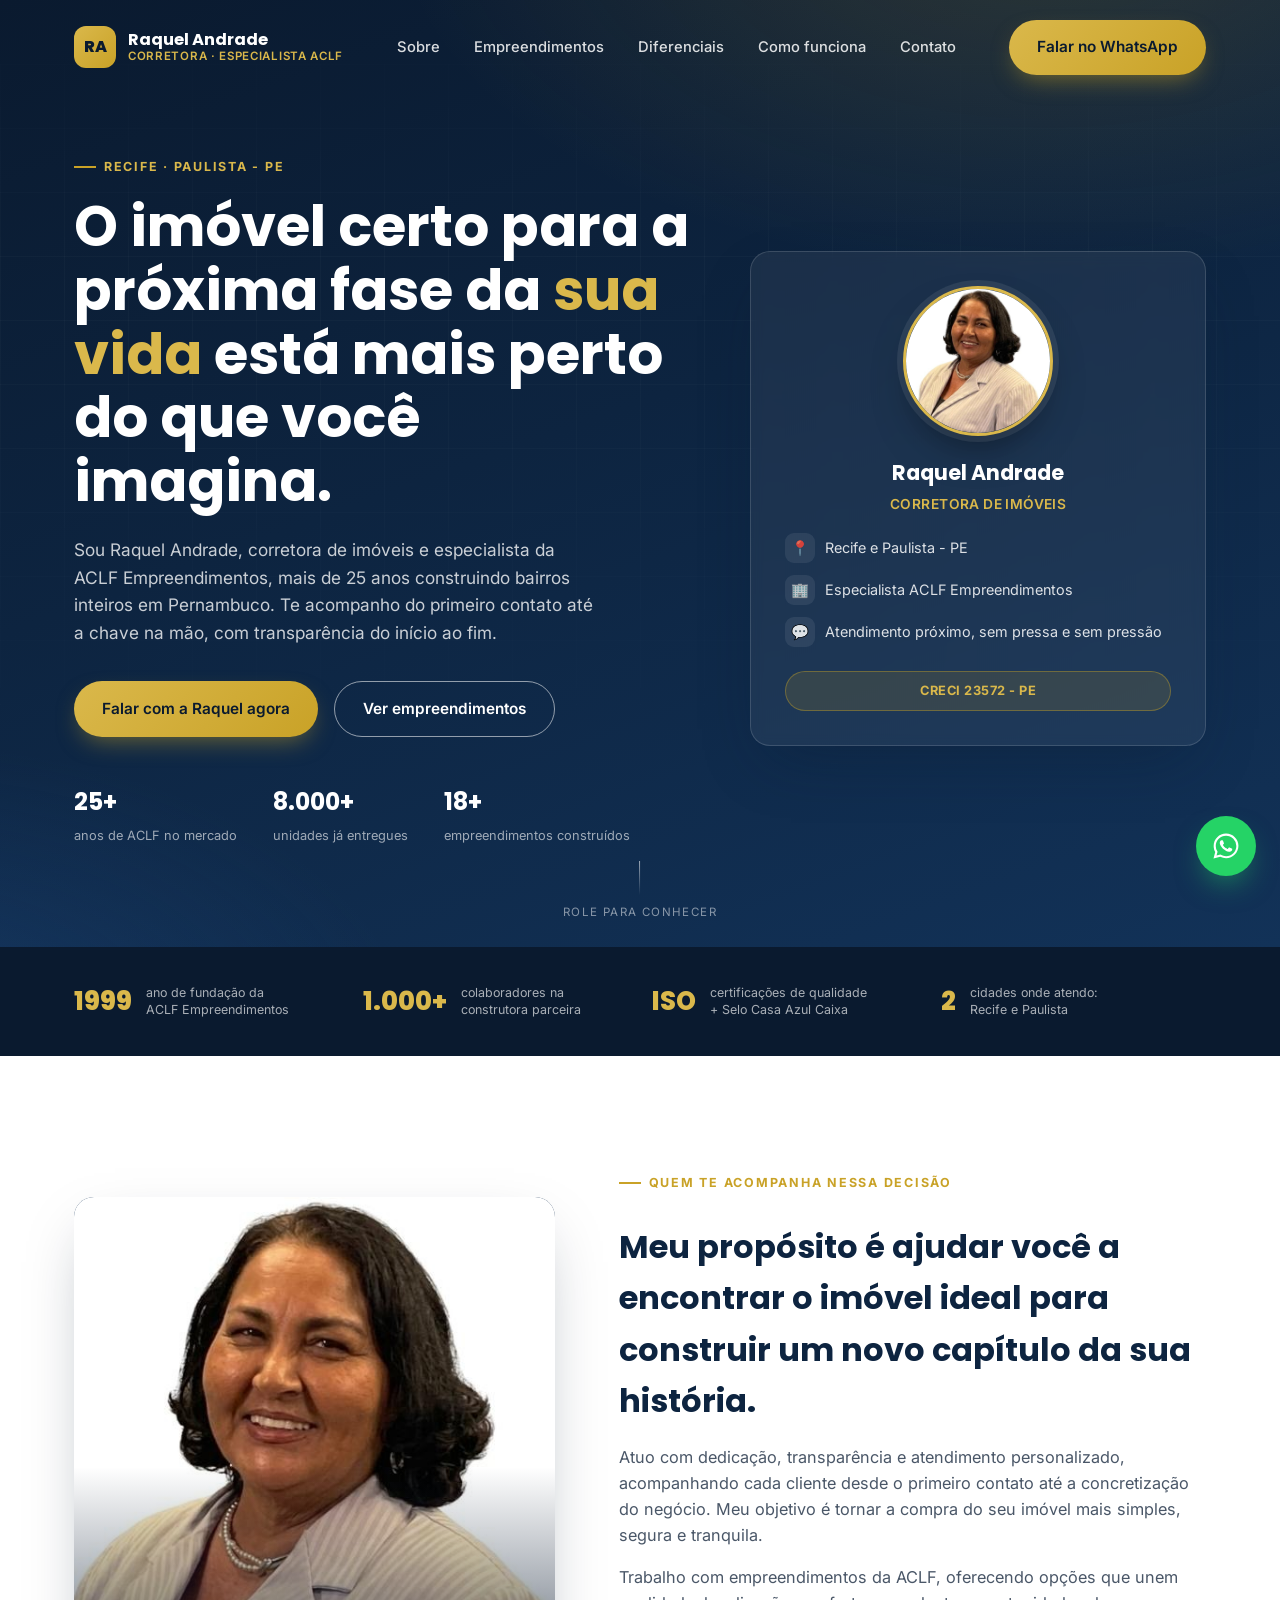
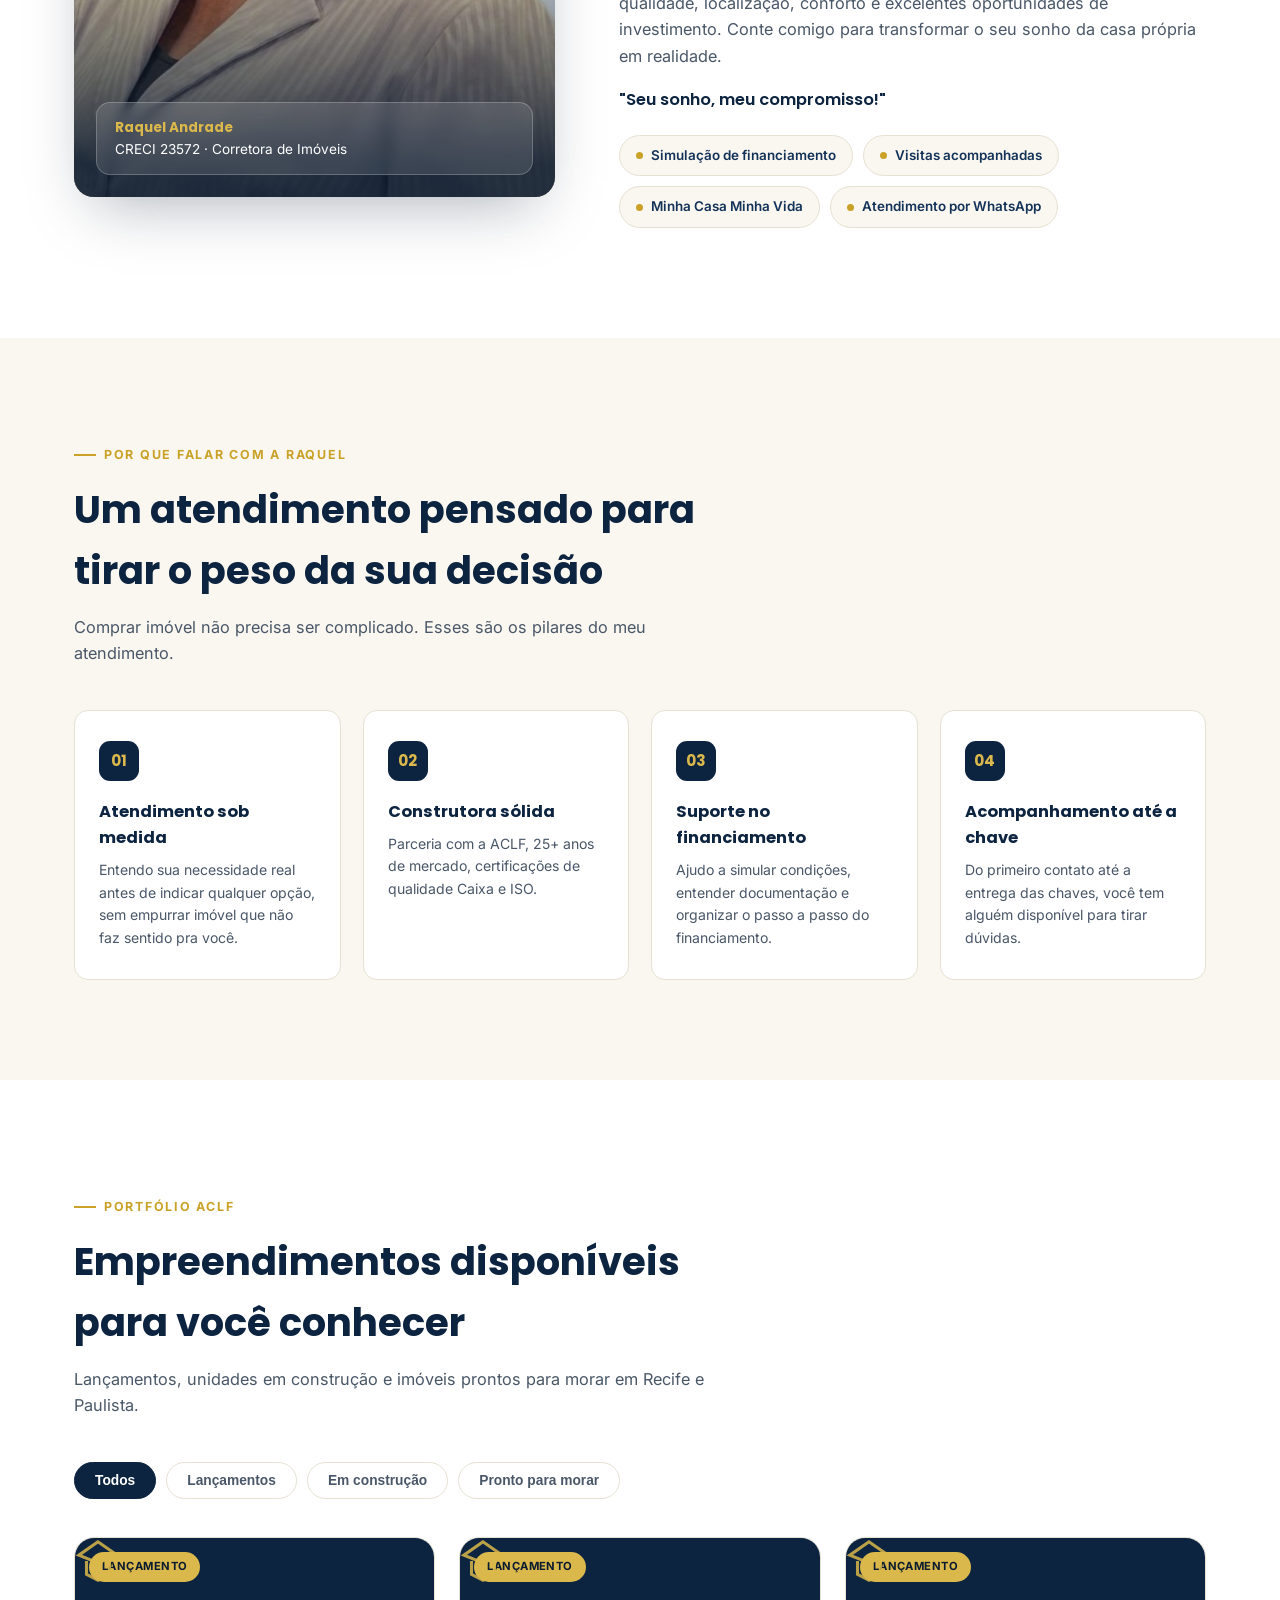
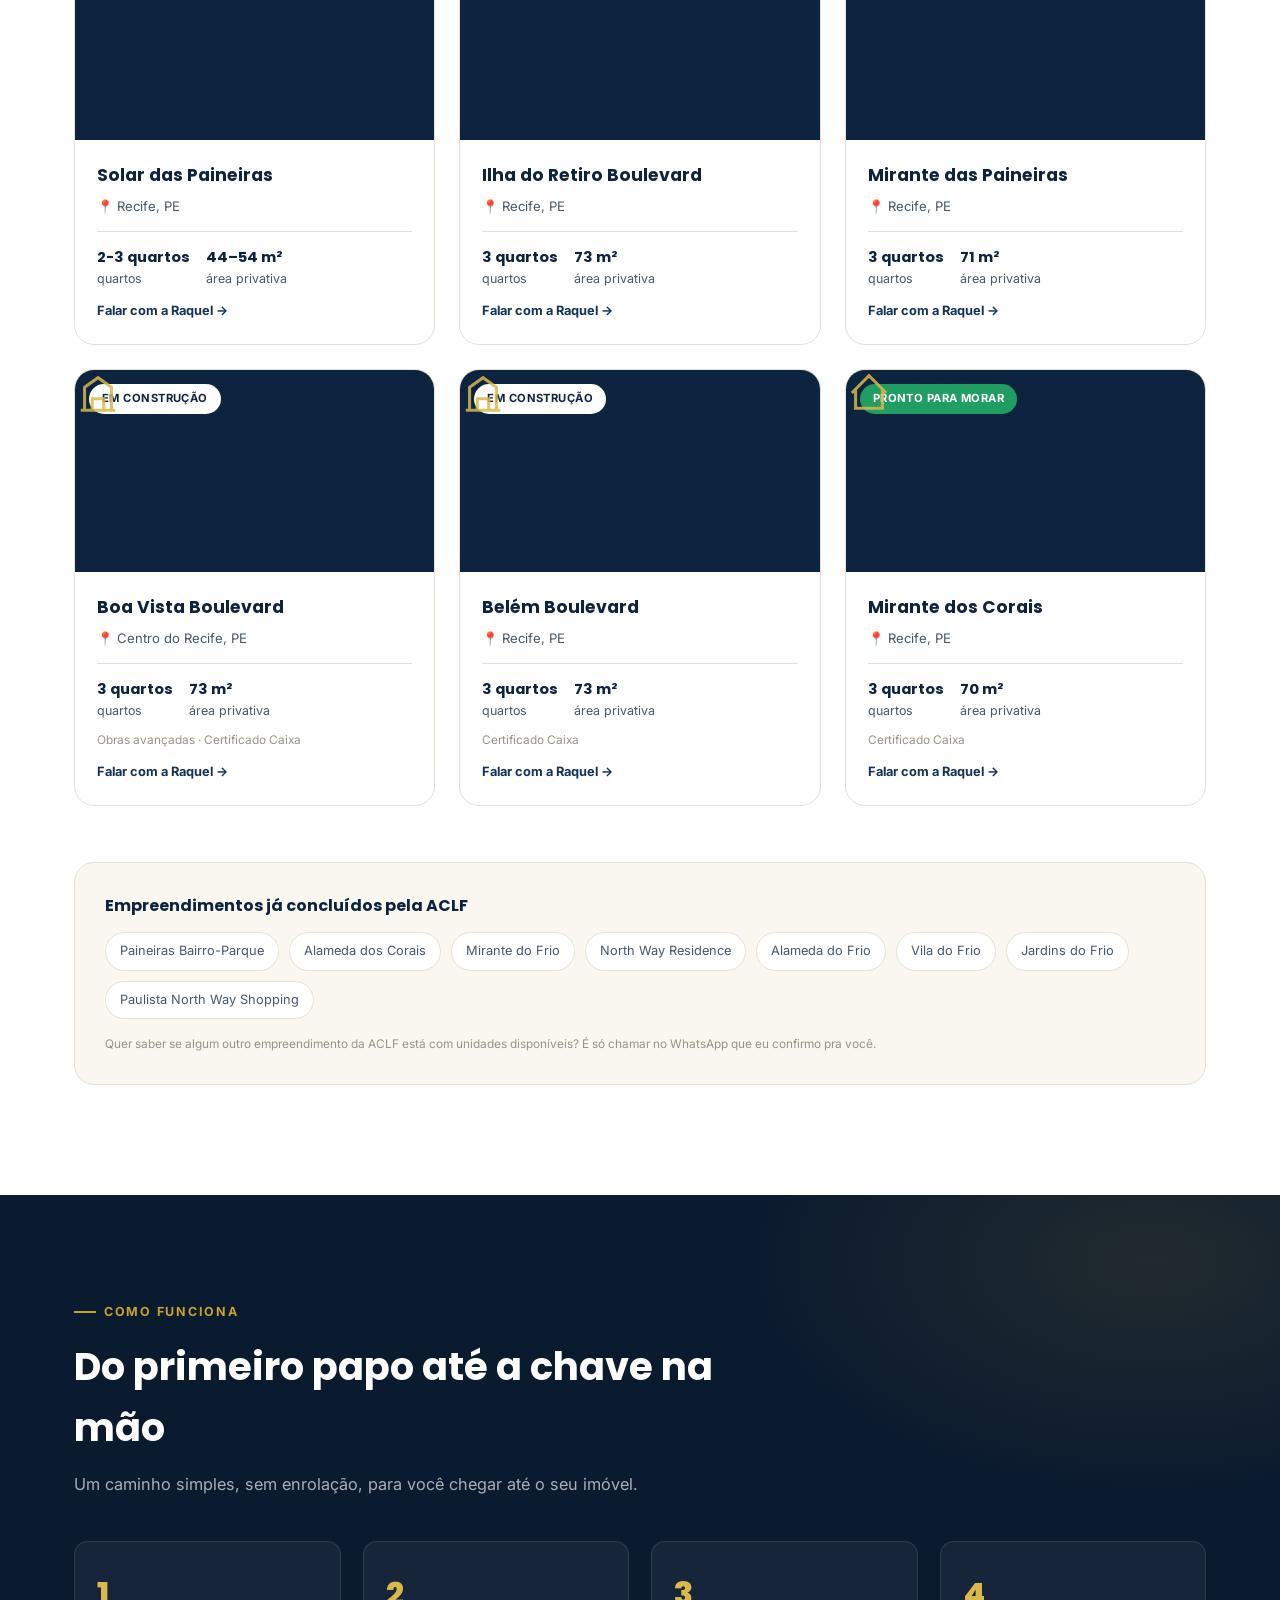
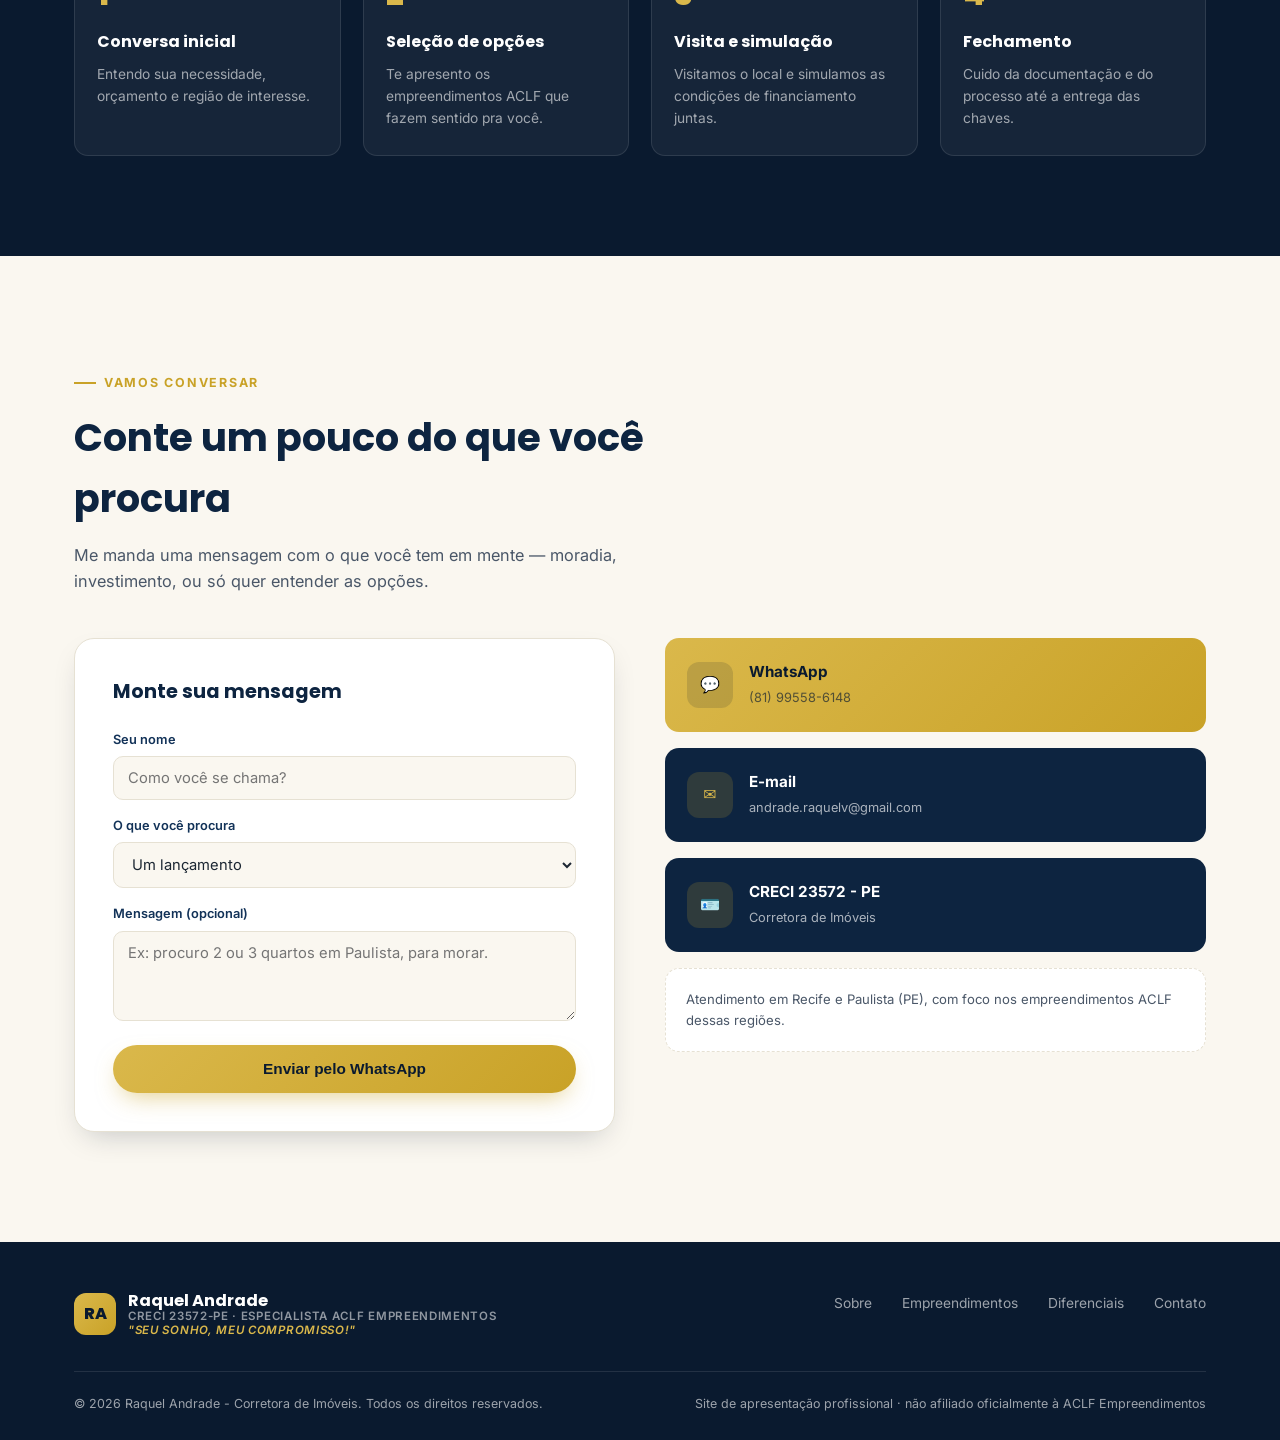
<file: raquel-andrade-corretora.html>
<!-- Lembrar de colocar as imagens quando chegarem -->
<!DOCTYPE html>
<html lang="pt-BR">
<head>
<meta charset="UTF-8">
<meta name="viewport" content="width=device-width, initial-scale=1.0">
<title>Raquel Andrade | Corretora de Imóveis - Especialista ACLF</title>
<meta name="description" content="Raquel Andrade, corretora de imóveis CRECI 23572, parceira ACLF Empreendimentos. Encontre seu imóvel em Recife e Paulista, PE.">
<link rel="preconnect" href="https://fonts.googleapis.com">
<link rel="preconnect" href="https://fonts.gstatic.com" crossorigin>
<link href="https://fonts.googleapis.com/css2?family=Poppins:wght@400;500;600;700;800&family=Inter:wght@400;500;600;700&display=swap" rel="stylesheet">
<link rel="stylesheet" href="styles.css">
</head>
<body>

<header id="siteHeader">
  <div class="container">
    <nav>
      <div class="brand">
        <div class="brand-mark">RA</div>
        <div class="brand-text">
          <strong>Raquel Andrade</strong>
          <span>Corretora · Especialista ACLF</span>
        </div>
      </div>
      <div class="nav-links">
        <a href="#sobre">Sobre</a>
        <a href="#empreendimentos">Empreendimentos</a>
        <a href="#diferenciais">Diferenciais</a>
        <a href="#processo">Como funciona</a>
        <a href="#contato">Contato</a>
      </div>
      <div class="nav-cta">
        <a class="btn btn-gold" id="navWhats" href="#" target="_blank" rel="noopener">Falar no WhatsApp</a>
        <button class="nav-toggle" id="navToggle" aria-label="Abrir menu">&#9776;</button>
      </div>
    </nav>
  </div>
</header>

<!-- HERO -->
<section class="hero" id="topo">
  <div class="container hero-grid">
    <div class="hero-copy">
      <span class="eyebrow">Recife · Paulista - PE</span>
      <h1>O imóvel certo para a próxima fase da <em>sua vida</em> está mais perto do que você imagina.</h1>
      <p>Sou Raquel Andrade, corretora de imóveis e especialista da ACLF Empreendimentos, mais de 25 anos construindo bairros inteiros em Pernambuco. Te acompanho do primeiro contato até a chave na mão, com transparência do início ao fim.</p>
      <div class="hero-actions">
        <a href="#" id="heroWhats" class="btn btn-gold" target="_blank" rel="noopener">
          Falar com a Raquel agora
        </a>
        <a href="#empreendimentos" class="btn btn-outline">Ver empreendimentos</a>
      </div>
      <div class="hero-stats">
        <div><strong>25+</strong><span>anos de ACLF no mercado</span></div>
        <div><strong>8.000+</strong><span>unidades já entregues</span></div>
        <div><strong>18+</strong><span>empreendimentos construídos</span></div>
      </div>
    </div>

    <div class="hero-card">
      <img class="avatar-photo" src="assets/Foto.jpeg" alt="Foto de Raquel Andrade">
      <h3>Raquel Andrade</h3>
      <p class="role">CORRETORA DE IMÓVEIS</p>
      <ul>
        <li><span class="ico">📍</span> Recife e Paulista - PE</li>
        <li><span class="ico">🏢</span> Especialista ACLF Empreendimentos</li>
        <li><span class="ico">💬</span> Atendimento próximo, sem pressa e sem pressão</li>
      </ul>
      <div class="creci-badge">CRECI 23572 - PE</div>
    </div>
  </div>
  <div class="scroll-cue"><span></span>role para conhecer</div>
</section>

<!-- TRUST -->
<div class="trust">
  <div class="container">
    <div class="trust-item"><div class="num">1999</div><div class="lbl">ano de fundação da<br>ACLF Empreendimentos</div></div>
    <div class="trust-item"><div class="num">1.000+</div><div class="lbl">colaboradores na<br>construtora parceira</div></div>
    <div class="trust-item"><div class="num">ISO</div><div class="lbl">certificações de qualidade<br>+ Selo Casa Azul Caixa</div></div>
    <div class="trust-item"><div class="num">2</div><div class="lbl">cidades onde atendo:<br>Recife e Paulista</div></div>
  </div>
</div>

<!-- SOBRE -->
<section class="about" id="sobre">
  <div class="container about-grid">
    <div class="about-photo">
      <img class="about-photo-img" src="assets/Foto.jpeg" alt="Foto de Raquel Andrade, corretora de imóveis">
      <div class="tag">
        <strong>Raquel Andrade</strong>
        CRECI 23572 · Corretora de Imóveis
      </div>
    </div>
    <div class="about-copy">
      <div class="section-tag eyebrow">Quem te acompanha nessa decisão</div>
      <h2 style="font-size:2rem;color:var(--navy-900);margin:14px 0 18px;">Meu propósito é ajudar você a encontrar o imóvel ideal para construir um novo capítulo da sua história.</h2>
      <p>Atuo com dedicação, transparência e atendimento personalizado, acompanhando cada cliente desde o primeiro contato até a concretização do negócio. Meu objetivo é tornar a compra do seu imóvel mais simples, segura e tranquila.</p>
      <p>Trabalho com empreendimentos da ACLF, oferecendo opções que unem qualidade, localização, conforto e excelentes oportunidades de investimento. Conte comigo para transformar o seu sonho da casa própria em realidade.</p>
      <p style="font-family:'Poppins',sans-serif;font-weight:600;color:var(--navy-900);font-size:1.02rem;margin-top:18px;">"Seu sonho, meu compromisso!"</p>
      <div class="pills">
        <div class="pill"><span class="dot"></span> Simulação de financiamento</div>
        <div class="pill"><span class="dot"></span> Visitas acompanhadas</div>
        <div class="pill"><span class="dot"></span> Minha Casa Minha Vida</div>
        <div class="pill"><span class="dot"></span> Atendimento por WhatsApp</div>
      </div>
    </div>
  </div>
</section>

<!-- DIFERENCIAIS -->
<section class="diff" id="diferenciais">
  <div class="container">
    <div class="section-head">
      <div class="section-tag eyebrow">Por que falar com a Raquel</div>
      <h2>Um atendimento pensado para tirar o peso da sua decisão</h2>
      <p>Comprar imóvel não precisa ser complicado. Esses são os pilares do meu atendimento.</p>
    </div>
    <div class="diff-grid">
      <div class="diff-card">
        <div class="num">01</div>
        <h4>Atendimento sob medida</h4>
        <p>Entendo sua necessidade real antes de indicar qualquer opção, sem empurrar imóvel que não faz sentido pra você.</p>
      </div>
      <div class="diff-card">
        <div class="num">02</div>
        <h4>Construtora sólida</h4>
        <p>Parceria com a ACLF, 25+ anos de mercado, certificações de qualidade Caixa e ISO.</p>
      </div>
      <div class="diff-card">
        <div class="num">03</div>
        <h4>Suporte no financiamento</h4>
        <p>Ajudo a simular condições, entender documentação e organizar o passo a passo do financiamento.</p>
      </div>
      <div class="diff-card">
        <div class="num">04</div>
        <h4>Acompanhamento até a chave</h4>
        <p>Do primeiro contato até a entrega das chaves, você tem alguém disponível para tirar dúvidas.</p>
      </div>
    </div>
  </div>
</section>

<!-- EMPREENDIMENTOS -->
<section class="projects" id="empreendimentos">
  <div class="container">
    <div class="section-head">
      <div class="section-tag eyebrow">Portfólio ACLF</div>
      <h2>Empreendimentos disponíveis para você conhecer</h2>
      <p>Lançamentos, unidades em construção e imóveis prontos para morar em Recife e Paulista.</p>
    </div>

    <div class="filters" id="filters">
      <button class="filter-btn active" data-filter="all">Todos</button>
      <button class="filter-btn" data-filter="lancamento">Lançamentos</button>
      <button class="filter-btn" data-filter="construcao">Em construção</button>
      <button class="filter-btn" data-filter="pronto">Pronto para morar</button>
    </div>

    <div class="proj-grid" id="projGrid">
      <a class="proj-card" data-status="lancamento" href="https://wa.me/5581995586148?text=Ol%C3%A1%2C%20Raquel%21%20Vi%20o%20Solar%20das%20Paineiras%20no%20seu%20site%20e%20quero%20saber%20mais%20sobre%20esse%20empreendimento." target="_blank" rel="noopener">
        <div class="proj-media">
          <span class="proj-status status-lancamento">Lançamento</span>
          <svg viewBox="0 0 24 24" fill="none" stroke="#dab84b" stroke-width="1.6"><path d="M12 2 2 9l10 4 10-4-10-7Z"/><path d="M6 12v7l6 3 6-3v-7"/></svg>
          <div class="view-overlay">Falar com a Raquel<br>sobre este imóvel 💬</div>
        </div>
        <div class="proj-body">
          <h4>Solar das Paineiras</h4>
          <div class="proj-loc">📍 Recife, PE</div>
          <div class="proj-specs">
            <div><strong>2-3 quartos</strong>quartos</div>
            <div><strong>44–54 m²</strong>área privativa</div>
          </div>
          <div class="proj-link">Falar com a Raquel →</div>
        </div>
      </a>

      <a class="proj-card" data-status="lancamento" href="https://wa.me/5581995586148?text=Ol%C3%A1%2C%20Raquel%21%20Vi%20o%20Ilha%20do%20Retiro%20Boulevard%20no%20seu%20site%20e%20quero%20saber%20mais%20sobre%20esse%20empreendimento." target="_blank" rel="noopener">
        <div class="proj-media">
          <span class="proj-status status-lancamento">Lançamento</span>
          <svg viewBox="0 0 24 24" fill="none" stroke="#dab84b" stroke-width="1.6"><path d="M12 2 2 9l10 4 10-4-10-7Z"/><path d="M6 12v7l6 3 6-3v-7"/></svg>
          <div class="view-overlay">Falar com a Raquel<br>sobre este imóvel 💬</div>
        </div>
        <div class="proj-body">
          <h4>Ilha do Retiro Boulevard</h4>
          <div class="proj-loc">📍 Recife, PE</div>
          <div class="proj-specs">
            <div><strong>3 quartos</strong>quartos</div>
            <div><strong>73 m²</strong>área privativa</div>
          </div>
          <div class="proj-link">Falar com a Raquel →</div>
        </div>
      </a>

      <a class="proj-card" data-status="lancamento" href="https://wa.me/5581995586148?text=Ol%C3%A1%2C%20Raquel%21%20Vi%20o%20Mirante%20das%20Paineiras%20no%20seu%20site%20e%20quero%20saber%20mais%20sobre%20esse%20empreendimento." target="_blank" rel="noopener">
        <div class="proj-media">
          <span class="proj-status status-lancamento">Lançamento</span>
          <svg viewBox="0 0 24 24" fill="none" stroke="#dab84b" stroke-width="1.6"><path d="M12 2 2 9l10 4 10-4-10-7Z"/><path d="M6 12v7l6 3 6-3v-7"/></svg>
          <div class="view-overlay">Falar com a Raquel<br>sobre este imóvel 💬</div>
        </div>
        <div class="proj-body">
          <h4>Mirante das Paineiras</h4>
          <div class="proj-loc">📍 Recife, PE</div>
          <div class="proj-specs">
            <div><strong>3 quartos</strong>quartos</div>
            <div><strong>71 m²</strong>área privativa</div>
          </div>
          <div class="proj-link">Falar com a Raquel →</div>
        </div>
      </a>

      <a class="proj-card" data-status="construcao" href="https://wa.me/5581995586148?text=Ol%C3%A1%2C%20Raquel%21%20Vi%20o%20Boa%20Vista%20Boulevard%20no%20seu%20site%20e%20quero%20saber%20mais%20sobre%20esse%20empreendimento." target="_blank" rel="noopener">
        <div class="proj-media">
          <span class="proj-status status-construcao">Em construção</span>
          <svg viewBox="0 0 24 24" fill="none" stroke="#dab84b" stroke-width="1.6"><path d="M3 21h18M5 21V9l7-5 7 5v12M9 21v-6h6v6"/></svg>
          <div class="view-overlay">Falar com a Raquel<br>sobre este imóvel 💬</div>
        </div>
        <div class="proj-body">
          <h4>Boa Vista Boulevard</h4>
          <div class="proj-loc">📍 Centro do Recife, PE</div>
          <div class="proj-specs">
            <div><strong>3 quartos</strong>quartos</div>
            <div><strong>73 m²</strong>área privativa</div>
          </div>
          <div class="proj-note">Obras avançadas · Certificado Caixa</div>
          <div class="proj-link">Falar com a Raquel →</div>
        </div>
      </a>


      <a class="proj-card" data-status="construcao" href="https://wa.me/5581995586148?text=Ol%C3%A1%2C%20Raquel%21%20Vi%20o%20Bel%C3%A9m%20Boulevard%20no%20seu%20site%20e%20quero%20saber%20mais%20sobre%20esse%20empreendimento." target="_blank" rel="noopener">
        <div class="proj-media">
          <span class="proj-status status-construcao">Em construção</span>
          <svg viewBox="0 0 24 24" fill="none" stroke="#dab84b" stroke-width="1.6"><path d="M3 21h18M5 21V9l7-5 7 5v12M9 21v-6h6v6"/></svg>
          <div class="view-overlay">Falar com a Raquel<br>sobre este imóvel 💬</div>
        </div>
        <div class="proj-body">
          <h4>Belém Boulevard</h4>
          <div class="proj-loc">📍 Recife, PE</div>
          <div class="proj-specs">
            <div><strong>3 quartos</strong>quartos</div>
            <div><strong>73 m²</strong>área privativa</div>
          </div>
          <div class="proj-note">Certificado Caixa</div>
          <div class="proj-link">Falar com a Raquel →</div>
        </div>
      </a>

      <a class="proj-card" data-status="pronto" href="https://wa.me/5581995586148?text=Ol%C3%A1%2C%20Raquel%21%20Vi%20o%20Mirante%20dos%20Corais%20no%20seu%20site%20e%20quero%20saber%20mais%20sobre%20esse%20empreendimento." target="_blank" rel="noopener">
        <div class="proj-media">
          <span class="proj-status status-pronto">Pronto para morar</span>
          <svg viewBox="0 0 24 24" fill="none" stroke="#dab84b" stroke-width="1.6"><path d="M3 12 12 3l9 9M5 10v10h14V10"/></svg>
          <div class="view-overlay">Falar com a Raquel<br>sobre este imóvel 💬</div>
        </div>
        <div class="proj-body">
          <h4>Mirante dos Corais</h4>
          <div class="proj-loc">📍 Recife, PE</div>
          <div class="proj-specs">
            <div><strong>3 quartos</strong>quartos</div>
            <div><strong>70 m²</strong>área privativa</div>
          </div>
          <div class="proj-note">Certificado Caixa</div>
          <div class="proj-link">Falar com a Raquel →</div>
        </div>
      </a>

    
    </div>

    <div class="portfolio-strip">
      <h4>Empreendimentos já concluídos pela ACLF</h4>
      <div class="portfolio-tags">
        <span>Paineiras Bairro-Parque</span>
        <span>Alameda dos Corais</span>
        <span>Mirante do Frio</span>
        <span>North Way Residence</span>
        <span>Alameda do Frio</span>
        <span>Vila do Frio</span>
        <span>Jardins do Frio</span>
        <span>Paulista North Way Shopping</span>
      </div>
      <p class="proj-note" style="margin-top:16px;">Quer saber se algum outro empreendimento da ACLF está com unidades disponíveis? É só chamar no WhatsApp que eu confirmo pra você.</p>
    </div>
  </div>
</section>

<!-- PROCESSO -->
<section class="process" id="processo">
  <div class="container">
    <div class="section-head">
      <div class="section-tag eyebrow">Como funciona</div>
      <h2>Do primeiro papo até a chave na mão</h2>
      <p>Um caminho simples, sem enrolação, para você chegar até o seu imóvel.</p>
    </div>
    <div class="steps">
      <div class="step">
        <div class="num">1</div>
        <h4>Conversa inicial</h4>
        <p>Entendo sua necessidade, orçamento e região de interesse.</p>
      </div>
      <div class="step">
        <div class="num">2</div>
        <h4>Seleção de opções</h4>
        <p>Te apresento os empreendimentos ACLF que fazem sentido pra você.</p>
      </div>
      <div class="step">
        <div class="num">3</div>
        <h4>Visita e simulação</h4>
        <p>Visitamos o local e simulamos as condições de financiamento juntas.</p>
      </div>
      <div class="step">
        <div class="num">4</div>
        <h4>Fechamento</h4>
        <p>Cuido da documentação e do processo até a entrega das chaves.</p>
      </div>
    </div>
  </div>
</section>

<!-- CONTATO -->
<section class="contact" id="contato">
  <div class="container">
    <div class="section-head">
      <div class="section-tag eyebrow">Vamos conversar</div>
      <h2>Conte um pouco do que você procura</h2>
      <p>Me manda uma mensagem com o que você tem em mente — moradia, investimento, ou só quer entender as opções.</p>
    </div>
    <div class="contact-grid">
      <div class="contact-card">
        <h3>Monte sua mensagem</h3>
        <form id="contactForm">
          <div class="field">
            <label for="fname">Seu nome</label>
            <input type="text" id="fname" placeholder="Como você se chama?">
          </div>
          <div class="field">
            <label for="finterest">O que você procura</label>
            <select id="finterest">
              <option value="Lançamento">Um lançamento</option>
              <option value="Imóvel em construção">Imóvel em construção</option>
              <option value="Imóvel pronto para morar">Imóvel pronto para morar</option>
              <option value="Ainda não sei, quero conversar">Ainda não sei, quero conversar</option>
            </select>
          </div>
          <div class="field">
            <label for="fmsg">Mensagem (opcional)</label>
            <textarea id="fmsg" placeholder="Ex: procuro 2 ou 3 quartos em Paulista, para morar."></textarea>
          </div>
          <button type="submit" class="btn btn-gold btn-block">Enviar pelo WhatsApp</button>
        </form>
      </div>

      <div class="contact-direct">
        <a class="direct-card gold" id="waCard" href="#" target="_blank" rel="noopener">
          <div class="ico">💬</div>
          <div><strong>WhatsApp</strong><span>(81) 99558-6148</span></div>
        </a>
        <a class="direct-card" id="mailCard" href="mailto:andrade.raquelv@gmail.com">
          <div class="ico">✉️</div>
          <div><strong>E-mail</strong><span>andrade.raquelv@gmail.com</span></div>
        </a>
        <div class="direct-card">
          <div class="ico">🪪</div>
          <div><strong>CRECI 23572 - PE</strong><span>Corretora de Imóveis</span></div>
        </div>
        <div class="map-note">
          Atendimento em Recife e Paulista (PE), com foco nos empreendimentos ACLF dessas regiões.
        </div>
      </div>
    </div>
  </div>
</section>

<footer>
  <div class="container">
    <div class="footer-top">
      <div class="footer-brand">
        <div class="brand-mark">RA</div>
        <div class="brand-text">
          <strong style="color:#fff;">Raquel Andrade</strong>
          <span style="color:rgba(255,255,255,.55);">CRECI 23572-PE · Especialista ACLF Empreendimentos</span>
          <span style="color:var(--gold-400);font-style:italic;">"Seu sonho, meu compromisso!"</span>
        </div>
      </div>
      <div class="footer-links">
        <a href="#sobre">Sobre</a>
        <a href="#empreendimentos">Empreendimentos</a>
        <a href="#diferenciais">Diferenciais</a>
        <a href="#contato">Contato</a>
      </div>
    </div>
    <div class="footer-bottom">
      <span>&copy; <span id="year"></span> Raquel Andrade - Corretora de Imóveis. Todos os direitos reservados.</span>
      <span>Site de apresentação profissional · não afiliado oficialmente à ACLF Empreendimentos</span>
    </div>
  </div>
</footer>

<a class="wa-float" id="waFloat" href="#" target="_blank" rel="noopener" aria-label="Falar no WhatsApp">
  <svg width="30" height="30" viewBox="0 0 24 24" fill="#fff"><path d="M12.04 2C6.58 2 2.13 6.45 2.13 11.91c0 1.75.46 3.39 1.26 4.81L2 22l5.4-1.42a9.9 9.9 0 0 0 4.64 1.18h.01c5.46 0 9.91-4.45 9.91-9.91C21.96 6.45 17.5 2 12.04 2Zm0 18.11h-.01a8.2 8.2 0 0 1-4.18-1.15l-.3-.18-3.12.82.83-3.04-.2-.31a8.16 8.16 0 0 1-1.26-4.34c0-4.52 3.68-8.2 8.24-8.2 2.2 0 4.27.86 5.82 2.42a8.14 8.14 0 0 1 2.41 5.79c0 4.52-3.68 8.2-8.23 8.2Zm4.5-6.14c-.25-.12-1.46-.72-1.68-.8-.23-.08-.39-.12-.56.12-.16.25-.64.8-.78.96-.15.16-.29.18-.54.06-.25-.12-1.04-.38-1.98-1.22-.73-.65-1.23-1.46-1.37-1.7-.15-.25-.02-.38.11-.5.11-.11.25-.29.37-.43.12-.15.16-.25.24-.41.08-.16.04-.31-.02-.43-.06-.12-.56-1.35-.77-1.85-.2-.48-.41-.42-.56-.43-.14-.01-.31-.01-.47-.01a.9.9 0 0 0-.65.31c-.23.25-.86.84-.86 2.05 0 1.2.88 2.37 1 2.53.12.16 1.73 2.64 4.2 3.7.59.25 1.05.4 1.4.52.59.19 1.13.16 1.55.1.47-.07 1.46-.6 1.67-1.17.2-.58.2-1.07.14-1.17-.06-.1-.22-.16-.47-.28Z"/></svg>
</a>

<script>
  // Header rolamento
  const header = document.getElementById('siteHeader');
  window.addEventListener('scroll', () => {
    header.classList.toggle('scrolled', window.scrollY > 40);
  });

  // Número do Whats com Link
  const WA_NUMBER = "5581995586148";
  function waLink(message){
    return `https://wa.me/${WA_NUMBER}?text=${encodeURIComponent(message)}`;
  }
  const defaultMsg = "Olá, Raquel! Vi seu site e gostaria de saber mais sobre os imóveis da ACLF.";
  document.getElementById('navWhats').href = waLink(defaultMsg);
  document.getElementById('heroWhats').href = waLink(defaultMsg);
  document.getElementById('waCard').href = waLink(defaultMsg);
  document.getElementById('waFloat').href = waLink(defaultMsg);

  // Form do Whats
  document.getElementById('contactForm').addEventListener('submit', function(e){
    e.preventDefault();
    const name = document.getElementById('fname').value.trim();
    const interest = document.getElementById('finterest').value;
    const msg = document.getElementById('fmsg').value.trim();
    let text = `Olá, Raquel! Meu nome é ${name || '(não informado)'}.\nEstou procurando: ${interest}.`;
    if(msg){ text += `\nMensagem: ${msg}`; }
    window.open(waLink(text), '_blank', 'noopener');
  });

  // Mobile nav 
  const navToggle = document.getElementById('navToggle');
  const navLinks = document.querySelector('.nav-links');
  navToggle.addEventListener('click', () => {
    const open = navLinks.style.display === 'flex';
    navLinks.style.display = open ? 'none' : 'flex';
    navLinks.style.cssText += open ? '' : 'position:absolute;top:70px;left:0;right:0;background:rgba(10,26,47,.98);flex-direction:column;padding:20px 24px;gap:18px;';
  });

  document.getElementById('year').textContent = new Date().getFullYear();

  // Filtros do projetos
  const projectCards = document.querySelectorAll('#projGrid .proj-card');
  function applyFilter(filter){
    projectCards.forEach(card => {
      const match = filter === 'all' || card.dataset.status === filter;
      card.style.display = match ? '' : 'none';
    });
  }

  document.querySelectorAll('.filter-btn').forEach(btn => {
    btn.addEventListener('click', () => {
      document.querySelectorAll('.filter-btn').forEach(b => b.classList.remove('active'));
      btn.classList.add('active');
      applyFilter(btn.dataset.filter);
    });
  });
</script>
</body>
</html>
</file>
<file: styles.css>
:root{
  --navy-950:#0a1a2f;
  --navy-900:#0d2440;
  --navy-800:#123258;
  --navy-700:#1a4173;
  --navy-600:#22528f;
  --gold-500:#c9a227;
  --gold-400:#dab84b;
  --gold-100:#f6ecc9;
  --cream:#faf7f0;
  --white:#ffffff;
  --ink:#1c2733;
  --ink-soft:#4a5768;
  --line:#e6e1d3;
  --shadow-lg: 0 24px 60px -20px rgba(10,26,47,0.35);
  --shadow-md: 0 12px 30px -12px rgba(10,26,47,0.25);
  --radius-lg: 20px;
  --radius-md: 14px;
}
*{box-sizing:border-box;margin:0;padding:0;}
html{scroll-behavior:smooth;}
body{
  font-family:'Inter',system-ui,sans-serif;
  color:var(--ink);
  background:var(--cream);
  line-height:1.6;
  -webkit-font-smoothing:antialiased;
}
h1,h2,h3,h4{font-family:'Poppins',sans-serif;}
a{text-decoration:none;color:inherit;}
img{max-width:100%;display:block;}
.container{max-width:1180px;margin:0 auto;padding:0 24px;}
.eyebrow{
  display:inline-flex;align-items:center;gap:8px;
  font-size:.78rem;font-weight:700;letter-spacing:.14em;text-transform:uppercase;
  color:var(--gold-500);
}
.eyebrow::before{content:"";width:22px;height:2px;background:var(--gold-500);display:inline-block;}
.section-tag{margin-bottom:14px;}
.section-head{max-width:640px;margin-bottom:44px;}
.section-head h2{font-size:clamp(1.7rem,3vw,2.4rem);font-weight:700;color:var(--navy-900);margin-bottom:12px;}
.section-head p{color:var(--ink-soft);font-size:1.02rem;}
.btn{
  display:inline-flex;align-items:center;justify-content:center;gap:10px;
  padding:15px 28px;border-radius:100px;font-weight:600;font-size:.96rem;
  cursor:pointer;border:none;transition:transform .18s ease, box-shadow .18s ease, background .18s ease;
  white-space:nowrap;
}
.btn-gold{background:linear-gradient(135deg,var(--gold-400),var(--gold-500));color:var(--navy-950);box-shadow:0 10px 24px -8px rgba(201,162,39,.55);}
.btn-gold:hover{transform:translateY(-2px);box-shadow:0 14px 30px -8px rgba(201,162,39,.65);}
.btn-outline{background:transparent;border:1.5px solid rgba(255,255,255,.55);color:#fff;}
.btn-outline:hover{background:rgba(255,255,255,.12);transform:translateY(-2px);}
.btn-navy{background:var(--navy-900);color:#fff;}
.btn-navy:hover{background:var(--navy-800);transform:translateY(-2px);}
.btn-block{width:100%;}

/* NAV */
header{
  position:fixed;top:0;left:0;right:0;z-index:100;
  background:rgba(10,26,47,0);
  transition:background .3s ease, box-shadow .3s ease, padding .3s ease;
  padding:20px 0;
}
header.scrolled{background:rgba(10,26,47,.94);backdrop-filter:blur(10px);box-shadow:0 10px 30px -18px rgba(0,0,0,.5);padding:12px 0;}
nav{display:flex;align-items:center;justify-content:space-between;}
.brand{display:flex;align-items:center;gap:12px;color:#fff;}
.brand-mark{
  width:42px;height:42px;border-radius:12px;
  background:linear-gradient(135deg,var(--gold-400),var(--gold-500));
  display:flex;align-items:center;justify-content:center;
  font-family:'Poppins',sans-serif;font-weight:800;color:var(--navy-950);font-size:1rem;
  flex:none;
}
.brand-text{line-height:1.15;}
.brand-text strong{display:block;font-family:'Poppins',sans-serif;font-weight:700;font-size:1.02rem;}
.brand-text span{display:block;font-size:.72rem;color:var(--gold-400);letter-spacing:.06em;text-transform:uppercase;font-weight:600;}
.nav-links{display:flex;align-items:center;gap:34px;}
.nav-links a{color:rgba(255,255,255,.85);font-size:.92rem;font-weight:500;transition:color .2s;}
.nav-links a:hover{color:var(--gold-400);}
.nav-cta{display:flex;align-items:center;gap:14px;}
.nav-toggle{display:none;background:none;border:none;color:#fff;font-size:1.6rem;cursor:pointer;}

/* HERO */
.hero{
  position:relative;min-height:100vh;display:flex;align-items:center;
  background:
    radial-gradient(1100px 620px at 82% -10%, rgba(201,162,39,.18), transparent 60%),
    radial-gradient(900px 500px at -10% 110%, rgba(34,82,143,.35), transparent 60%),
    linear-gradient(160deg,var(--navy-950) 0%, var(--navy-900) 45%, var(--navy-800) 100%);
  overflow:hidden;
  padding:150px 0 100px;
}
.hero::after{
  content:"";position:absolute;inset:0;
  background-image:
    linear-gradient(rgba(255,255,255,.045) 1px, transparent 1px),
    linear-gradient(90deg, rgba(255,255,255,.045) 1px, transparent 1px);
  background-size:64px 64px;
  mask-image:linear-gradient(180deg, transparent, rgba(0,0,0,.6) 30%, transparent 85%);
  pointer-events:none;
}
.hero-grid{
  position:relative;z-index:2;
  display:grid;grid-template-columns:1.15fr .85fr;gap:60px;align-items:center;
}
.hero-copy .eyebrow{color:var(--gold-400);}
.hero-copy h1{
  font-size:clamp(2.2rem,4.4vw,3.5rem);color:#fff;font-weight:700;line-height:1.14;
  margin:18px 0 22px;
}
.hero-copy h1 em{font-style:normal;color:var(--gold-400);}
.hero-copy p{color:rgba(255,255,255,.78);font-size:1.08rem;max-width:520px;margin-bottom:34px;}
.hero-actions{display:flex;gap:16px;flex-wrap:wrap;margin-bottom:46px;}
.hero-stats{display:flex;gap:36px;flex-wrap:wrap;}
.hero-stats div strong{display:block;font-family:'Poppins',sans-serif;font-size:1.5rem;color:#fff;font-weight:700;}
.hero-stats div span{font-size:.8rem;color:rgba(255,255,255,.6);}

.hero-card{
  position:relative;background:rgba(255,255,255,.06);border:1px solid rgba(255,255,255,.14);
  border-radius:var(--radius-lg);padding:34px;backdrop-filter:blur(6px);
  box-shadow:var(--shadow-lg);
}
.avatar-ring{
  width:150px;height:150px;border-radius:50%;margin:0 auto 20px;
  background:linear-gradient(135deg,var(--gold-400),var(--gold-500));
  display:flex;align-items:center;justify-content:center;
  font-family:'Poppins',sans-serif;font-weight:800;font-size:2.6rem;color:var(--navy-950);
  box-shadow:0 0 0 6px rgba(255,255,255,.08), 0 20px 40px -14px rgba(0,0,0,.5);
}
.avatar-photo{
  width:150px;height:150px;border-radius:50%;margin:0 auto 20px;
  object-fit:cover;object-position:top center;display:block;
  box-shadow:0 0 0 6px rgba(255,255,255,.08), 0 20px 40px -14px rgba(0,0,0,.5);
  border:3px solid var(--gold-400);
}
.hero-card h3{color:#fff;text-align:center;font-size:1.3rem;margin-bottom:4px;}
.hero-card .role{text-align:center;color:var(--gold-400);font-size:.86rem;font-weight:600;letter-spacing:.03em;margin-bottom:18px;}
.hero-card ul{list-style:none;display:flex;flex-direction:column;gap:12px;margin-bottom:24px;}
.hero-card li{display:flex;align-items:center;gap:10px;color:rgba(255,255,255,.85);font-size:.9rem;}
.hero-card li .ico{width:30px;height:30px;border-radius:9px;background:rgba(255,255,255,.08);display:flex;align-items:center;justify-content:center;flex:none;}
.creci-badge{
  display:flex;align-items:center;justify-content:center;gap:8px;
  background:rgba(201,162,39,.14);border:1px solid rgba(201,162,39,.4);
  border-radius:100px;padding:9px 16px;color:var(--gold-400);font-size:.8rem;font-weight:700;letter-spacing:.04em;
}
.scroll-cue{
  position:absolute;bottom:26px;left:50%;transform:translateX(-50%);
  color:rgba(255,255,255,.5);font-size:.72rem;letter-spacing:.12em;text-transform:uppercase;
  display:flex;flex-direction:column;align-items:center;gap:8px;z-index:2;
}
.scroll-cue span{width:1px;height:34px;background:linear-gradient(rgba(255,255,255,.6),transparent);}

/* TRUST STRIP */
.trust{background:var(--navy-950);padding:34px 0;}
.trust .container{display:flex;flex-wrap:wrap;justify-content:space-between;gap:24px;}
.trust-item{display:flex;align-items:center;gap:14px;color:#fff;flex:1;min-width:200px;}
.trust-item .num{font-family:'Poppins',sans-serif;font-size:1.6rem;font-weight:800;color:var(--gold-400);}
.trust-item .lbl{font-size:.78rem;color:rgba(255,255,255,.65);line-height:1.3;}

/* ABOUT */
.about{padding:110px 0;background:var(--white);}
.about-grid{display:grid;grid-template-columns:.9fr 1.1fr;gap:64px;align-items:center;}
.about-photo{
  position:relative;border-radius:var(--radius-lg);overflow:hidden;
  background:linear-gradient(155deg,var(--navy-800),var(--navy-950));
  aspect-ratio:4/5;display:flex;align-items:flex-end;justify-content:center;
  box-shadow:var(--shadow-lg);
}
.about-photo-img{
  position:absolute;inset:0;width:100%;height:100%;object-fit:cover;object-position:top center;
}
.about-photo::after{
  content:"";position:absolute;left:0;right:0;bottom:0;height:55%;z-index:1;
  background:linear-gradient(0deg, rgba(10,26,47,.88) 10%, rgba(10,26,47,0) 100%);
}
.about-photo .tag{
  position:absolute;bottom:22px;left:22px;right:22px;z-index:2;
  background:rgba(255,255,255,.12);backdrop-filter:blur(6px);
  border:1px solid rgba(255,255,255,.22);border-radius:var(--radius-md);
  padding:14px 18px;color:#fff;font-size:.85rem;
}
.about-photo .tag strong{display:block;color:var(--gold-400);font-family:'Poppins',sans-serif;}
.about-copy p{color:var(--ink-soft);margin-bottom:16px;font-size:1.02rem;}
.about-copy .placeholder-note{
  font-size:.82rem;color:var(--navy-700);background:var(--gold-100);
  border:1px dashed var(--gold-500);border-radius:10px;padding:10px 14px;margin-top:6px;
}
.pills{display:flex;flex-wrap:wrap;gap:10px;margin-top:22px;}
.pill{
  display:flex;align-items:center;gap:8px;
  background:var(--cream);border:1px solid var(--line);border-radius:100px;
  padding:9px 16px;font-size:.84rem;font-weight:600;color:var(--navy-800);
}
.pill .dot{width:7px;height:7px;border-radius:50%;background:var(--gold-500);}

/* DIFERENCIAIS */
.diff{padding:100px 0;background:var(--cream);}
.diff-grid{display:grid;grid-template-columns:repeat(4,1fr);gap:22px;}
.diff-card{
  background:var(--white);border:1px solid var(--line);border-radius:var(--radius-md);
  padding:30px 24px;transition:transform .2s ease, box-shadow .2s ease;
}
.diff-card:hover{transform:translateY(-4px);box-shadow:var(--shadow-md);}
.diff-card .num{
  width:40px;height:40px;border-radius:11px;background:var(--navy-900);color:var(--gold-400);
  display:flex;align-items:center;justify-content:center;font-family:'Poppins',sans-serif;font-weight:700;
  margin-bottom:18px;font-size:.95rem;
}
.diff-card h4{font-size:1.02rem;margin-bottom:8px;color:var(--navy-900);}
.diff-card p{font-size:.88rem;color:var(--ink-soft);}

/* EMPREENDIMENTOS */
.projects{padding:110px 0;background:var(--white);}
.filters{display:flex;gap:10px;flex-wrap:wrap;margin-bottom:38px;}
.filter-btn{
  padding:10px 20px;border-radius:100px;border:1.5px solid var(--line);background:var(--white);
  color:var(--ink-soft);font-weight:600;font-size:.86rem;cursor:pointer;transition:all .18s ease;
}
.filter-btn:hover{border-color:var(--gold-500);color:var(--navy-900);}
.filter-btn.active{background:var(--navy-900);border-color:var(--navy-900);color:#fff;}
.proj-grid{display:grid;grid-template-columns:repeat(3,1fr);gap:24px;}
.proj-card{
  border:1px solid var(--line);border-radius:var(--radius-lg);overflow:hidden;background:var(--white);
  transition:transform .22s ease, box-shadow .22s ease;
  display:block;color:inherit;cursor:pointer;
}
.proj-card:hover{transform:translateY(-5px);box-shadow:var(--shadow-md);}
.proj-media{
  height:150px;position:relative;overflow:hidden;
  background:linear-gradient(150deg,var(--navy-700),var(--navy-950));
  display:flex;align-items:center;justify-content:center;
}
.proj-media .view-overlay{
  position:absolute;inset:0;display:flex;align-items:center;justify-content:center;
  background:rgba(10,26,47,.72);opacity:0;transition:opacity .2s ease;
  color:#fff;font-size:.82rem;font-weight:600;gap:8px;text-align:center;padding:0 16px;
}
.proj-card:hover .view-overlay{opacity:1;}
.proj-link{
  display:inline-flex;align-items:center;gap:6px;margin-top:12px;
  font-size:.8rem;font-weight:700;color:var(--navy-800);
}
.proj-card:hover .proj-link{color:var(--gold-500);}
.proj-media svg{width:46px;height:46px;opacity:.85;}
.proj-status{
  position:absolute;top:14px;left:14px;padding:6px 13px;border-radius:100px;
  font-size:.7rem;font-weight:700;letter-spacing:.04em;text-transform:uppercase;
}
.status-lancamento{background:var(--gold-400);color:var(--navy-950);}
.status-construcao{background:#fff;color:var(--navy-900);}
.status-pronto{background:#1f9d63;color:#fff;}
.proj-body{padding:22px;}
.proj-body h4{font-size:1.08rem;color:var(--navy-900);margin-bottom:6px;}
.proj-loc{display:flex;align-items:center;gap:6px;font-size:.82rem;color:var(--ink-soft);margin-bottom:14px;}
.proj-specs{display:flex;gap:16px;padding-top:14px;border-top:1px solid var(--line);}
.proj-specs div{font-size:.78rem;color:var(--ink-soft);}
.proj-specs strong{display:block;color:var(--navy-900);font-size:.92rem;font-family:'Poppins',sans-serif;}
.proj-note{font-size:.74rem;color:#9a9284;margin-top:10px;}

.portfolio-strip{margin-top:56px;background:var(--cream);border:1px solid var(--line);border-radius:var(--radius-lg);padding:30px;}
.portfolio-strip h4{color:var(--navy-900);margin-bottom:14px;font-size:1rem;}
.portfolio-tags{display:flex;flex-wrap:wrap;gap:10px;}
.portfolio-tags span{
  background:#fff;border:1px solid var(--line);padding:8px 14px;border-radius:100px;
  font-size:.8rem;color:var(--ink-soft);
}

/* PROCESS */
.process{padding:100px 0;background:var(--navy-950);position:relative;overflow:hidden;}
.process::before{
  content:"";position:absolute;inset:0;
  background:radial-gradient(700px 400px at 90% 10%, rgba(201,162,39,.12), transparent 60%);
}
.process .section-head h2, .process .section-head p{color:#fff;}
.process .section-head p{color:rgba(255,255,255,.65);}
.steps{position:relative;display:grid;grid-template-columns:repeat(4,1fr);gap:22px;}
.step{background:rgba(255,255,255,.05);border:1px solid rgba(255,255,255,.1);border-radius:var(--radius-md);padding:26px 22px;}
.step .num{font-family:'Poppins',sans-serif;font-size:2rem;font-weight:800;color:var(--gold-400);margin-bottom:10px;}
.step h4{color:#fff;font-size:1rem;margin-bottom:8px;}
.step p{color:rgba(255,255,255,.6);font-size:.86rem;}

/* CONTACT */
.contact{padding:110px 0;background:var(--cream);}
.contact-grid{display:grid;grid-template-columns:1fr 1fr;gap:50px;}
.contact-card{
  background:var(--white);border:1px solid var(--line);border-radius:var(--radius-lg);
  padding:38px;box-shadow:var(--shadow-md);
}
.contact-card h3{color:var(--navy-900);margin-bottom:22px;font-size:1.2rem;}
.field{margin-bottom:16px;}
.field label{display:block;font-size:.8rem;font-weight:600;color:var(--navy-800);margin-bottom:6px;}
.field input, .field select, .field textarea{
  width:100%;padding:12px 14px;border:1.5px solid var(--line);border-radius:10px;
  font-family:'Inter',sans-serif;font-size:.92rem;color:var(--ink);background:var(--cream);
  transition:border-color .18s ease;
}
.field input:focus, .field select:focus, .field textarea:focus{outline:none;border-color:var(--gold-500);}
.field textarea{resize:vertical;min-height:90px;}
.contact-direct{display:flex;flex-direction:column;gap:16px;}
.direct-card{
  display:flex;align-items:center;gap:16px;background:var(--navy-900);border-radius:var(--radius-md);
  padding:22px;color:#fff;
}
.direct-card .ico{
  width:46px;height:46px;border-radius:12px;background:rgba(201,162,39,.18);
  display:flex;align-items:center;justify-content:center;flex:none;color:var(--gold-400);
}
.direct-card strong{display:block;font-size:.95rem;}
.direct-card span{font-size:.8rem;color:rgba(255,255,255,.65);}
.direct-card.gold{background:linear-gradient(135deg,var(--gold-400),var(--gold-500));color:var(--navy-950);}
.direct-card.gold .ico{background:rgba(10,26,47,.14);color:var(--navy-950);}
.direct-card.gold span{color:rgba(10,26,47,.65);}
.map-note{
  border:1px dashed var(--line);border-radius:var(--radius-md);padding:20px;font-size:.82rem;color:var(--ink-soft);
  background:var(--white);
}

/* FOOTER */
footer{background:var(--navy-950);padding:50px 0 26px;color:rgba(255,255,255,.6);}
.footer-top{display:flex;justify-content:space-between;align-items:flex-start;flex-wrap:wrap;gap:30px;padding-bottom:34px;border-bottom:1px solid rgba(255,255,255,.1);}
.footer-brand{display:flex;align-items:center;gap:12px;color:#fff;}
.footer-links{display:flex;gap:30px;flex-wrap:wrap;}
.footer-links a{font-size:.86rem;color:rgba(255,255,255,.6);}
.footer-links a:hover{color:var(--gold-400);}
.footer-bottom{display:flex;justify-content:space-between;flex-wrap:wrap;gap:12px;padding-top:22px;font-size:.78rem;}

/* WHATSAPP FLOAT */
.wa-float{
  position:fixed;bottom:24px;right:24px;z-index:200;
  width:60px;height:60px;border-radius:50%;
  background:#25D366;display:flex;align-items:center;justify-content:center;
  box-shadow:0 14px 30px -10px rgba(37,211,102,.6);
  transition:transform .18s ease;
}
.wa-float:hover{transform:scale(1.08);}

@media (max-width:980px){
  .nav-links, .nav-cta .btn-outline-desktop{display:none;}
  .nav-toggle{display:block;}
  .hero-grid, .about-grid, .contact-grid{grid-template-columns:1fr;}
  .hero-copy{text-align:center;margin:0 auto;}
  .hero-copy p{margin-left:auto;margin-right:auto;}
  .hero-actions, .hero-stats{justify-content:center;}
  .diff-grid, .steps{grid-template-columns:repeat(2,1fr);}
  .proj-grid{grid-template-columns:repeat(2,1fr);}
  .about-photo{max-width:340px;margin:0 auto;}
}
@media (max-width:640px){
  .diff-grid, .steps, .proj-grid{grid-template-columns:1fr;}
  .trust .container{flex-direction:column;}
  .footer-bottom{flex-direction:column;}
  nav{flex-wrap:wrap;row-gap:12px;}
  .brand-text span{display:none;}
  .nav-cta{gap:10px;}
  .nav-cta .btn{padding:11px 18px;font-size:.82rem;}
}

/* ===== Empreendimentos com foto, vídeo e book ===== */
.proj-card{display:flex;flex-direction:column;cursor:default;}
.proj-media{
  height:auto;aspect-ratio:16/9;width:100%;padding:0;border:0;cursor:pointer;
  display:block;background:var(--navy-900);
}
.proj-media img{width:100%;height:100%;object-fit:cover;display:block;transition:transform .35s ease;}
.proj-media:hover img,.proj-media:focus-visible img{transform:scale(1.04);}
.proj-media:focus-visible{outline:3px solid var(--gold-500);outline-offset:-3px;}
.proj-play{
  position:absolute;left:14px;bottom:14px;display:inline-flex;align-items:center;gap:6px;
  background:rgba(10,26,47,.82);color:#fff;font-size:.78rem;font-weight:600;
  padding:7px 12px 7px 9px;border-radius:100px;backdrop-filter:blur(4px);
}
.proj-play svg{width:16px;height:16px;color:var(--gold-400);}
.proj-body{display:flex;flex-direction:column;flex:1;}
.proj-actions{display:flex;flex-wrap:wrap;gap:8px;margin-top:auto;padding-top:16px;}
.proj-btn{
  flex:1 1 auto;text-align:center;padding:10px 14px;border-radius:12px;font-size:.84rem;font-weight:700;
  border:1.5px solid var(--line);color:var(--navy-900);background:#fff;transition:border-color .18s ease;
}
.proj-btn:hover{border-color:var(--gold-500);}
.proj-btn-whats{background:var(--navy-900);border-color:var(--navy-900);color:#fff;}
.proj-btn-whats:hover{background:var(--navy-800);border-color:var(--navy-800);}

.video-modal{
  border:0;padding:0;border-radius:var(--radius-lg);background:var(--navy-950);color:#fff;
  width:min(920px,94vw);max-height:94vh;overflow:auto;box-shadow:var(--shadow-lg);
}
.video-modal::backdrop{background:rgba(10,26,47,.78);}
.video-topo{display:flex;align-items:center;justify-content:space-between;gap:12px;padding:14px 16px 10px 20px;}
.video-topo h3{font-family:'Poppins',sans-serif;font-size:1.05rem;margin:0;color:#fff;}
.video-fechar{background:rgba(255,255,255,.12);border:0;color:#fff;width:40px;height:40px;border-radius:50%;font-size:1.4rem;line-height:1;cursor:pointer;}
.video-modal video{display:block;width:100%;max-height:70vh;background:#000;}
.video-modal video.vertical{width:auto;height:70vh;max-width:100%;margin:0 auto;}
.video-lista{display:flex;gap:10px;padding:12px 16px 0;overflow-x:auto;}
.video-lista:empty{display:none;}
.video-lista button{
  flex:0 0 auto;display:flex;flex-direction:column;gap:6px;align-items:center;background:none;border:2px solid transparent;
  border-radius:12px;padding:4px;color:#cdd6e3;font-size:.78rem;font-weight:600;cursor:pointer;
}
.video-lista button img{width:96px;height:64px;object-fit:cover;border-radius:8px;}
.video-lista button.on{border-color:var(--gold-500);color:#fff;}
.video-cta{display:flex;justify-content:center;margin:14px 16px 16px;}
@media (max-width:640px){
  .video-modal{width:100vw;max-width:100vw;max-height:100vh;height:100%;border-radius:0;}
  .video-modal video.vertical{height:auto;max-height:68vh;width:100%;}
}
</file>
